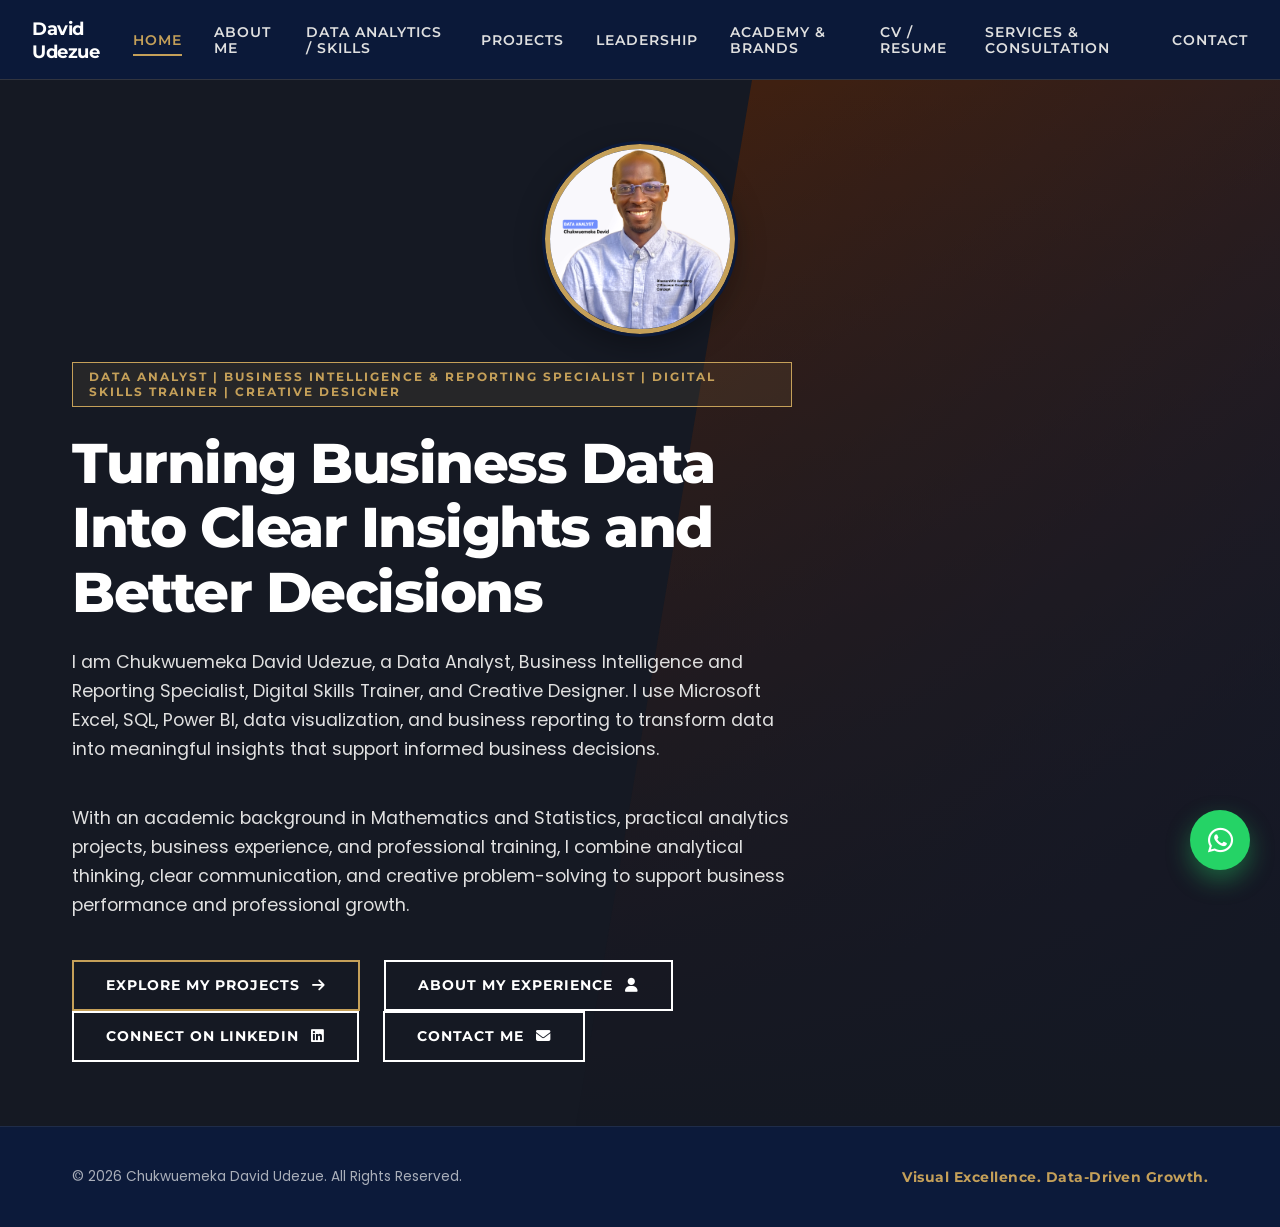
<file: index.html>
<!DOCTYPE html>

<html lang="en">
<head>
    <meta charset="UTF-8">
    <meta name="viewport" content="width=device-width, initial-scale=1.0">

<meta name="description" content="Chukwuemeka David Udezue is a Data Analyst, Business Intelligence and Reporting Specialist, Digital Skills Trainer, and Creative Designer specializing in Excel, SQL, Power BI, data visualization, business reporting, and professional skills development.">
<meta name="author" content="Chukwuemeka David Udezue">
<meta name="theme-color" content="#0C1A3A">

<meta property="og:title" content="Chukwuemeka David Udezue | Data Analyst &amp; Business Intelligence Specialist">
<meta property="og:description" content="Explore analytics projects, business intelligence dashboards, reporting, digital skills training, and creative work by Chukwuemeka David Udezue.">
<meta property="og:type" content="website">
<meta property="og:url" content="https://davidudezue-web.github.io/Blossom-portfolio/">

<title>Chukwuemeka David Udezue | Data Analyst, BI Specialist &amp; Creative Designer</title>

<link rel="canonical" href="https://davidudezue-web.github.io/Blossom-portfolio/">

<link rel="preconnect" href="https://fonts.googleapis.com">
<link rel="preconnect" href="https://fonts.gstatic.com" crossorigin>

<link href="https://fonts.googleapis.com/css2?family=Montserrat:wght@400;500;600;700;800&family=Poppins:wght@300;400;500;600&display=swap" rel="stylesheet">

<link rel="stylesheet" href="https://cdnjs.cloudflare.com/ajax/libs/font-awesome/6.4.0/css/all.min.css">
<link rel="stylesheet" href="style.css">

</head>

<body>

<header class="master-header">
    <div class="header-container">

    <a href="#home"
       class="logo-wrapper"
       onclick="switchView('home'); return false;"
       aria-label="Chukwuemeka David Udezue - Home">
        <span class="logo-text">David Udezue</span>
    </a>

    <button class="mobile-toggle"
            type="button"
            aria-label="Toggle navigation"
            aria-expanded="false"
            aria-controls="navMenu"
            onclick="toggleMobileMenu()">
        <i class="fas fa-bars"></i>
    </button>

    <!-- MAIN NAVIGATION: ONE LINK PER VIEW -->
    <nav class="nav-menu" id="navMenu" aria-label="Main navigation">

        <a href="#home"
           class="nav-link active"
           aria-current="page"
           onclick="switchView('home'); return false;">Home</a>

        <a href="#authority"
           class="nav-link"
           onclick="switchView('authority'); return false;">About Me</a>

        <a href="#services"
           class="nav-link"
           onclick="switchView('services'); return false;">Data Analytics / Skills</a>

        <a href="#portfolio"
           class="nav-link"
           onclick="switchView('portfolio'); return false;">Projects</a>

        <a href="#academy"
           class="nav-link"
           onclick="switchView('academy'); return false;">Leadership</a>

        <a href="#brands"
           class="nav-link"
           onclick="switchView('brands'); return false;">Academy &amp; Brands</a>

        <a href="#resume"
           class="nav-link"
           onclick="switchView('resume'); return false;">CV / Resume</a>

        <a href="#consultation"
           class="nav-link"
           onclick="switchView('consultation'); return false;">Services &amp; Consultation</a>

        <a href="#contact"
           class="nav-link"
           onclick="switchView('contact'); return false;">Contact</a>

    </nav>
</div>

</header>

<main class="main-content">

<!-- =====================================================
     HOME
===================================================== -->

<section id="home-view" class="view-section active-view">

<div class="hero-geometric-bg"></div>

<div class="container hero-container">

    <div class="hero-profile-photo">
        <img
            src="assets/images/david-udezue-profile.jpg.png"
            alt="Chukwuemeka David Udezue — Data Analyst and Business Intelligence Professional"
            loading="eager">
    </div>

    <div class="hero-content">

        <span class="hero-badge">
            Data Analyst | Business Intelligence &amp; Reporting Specialist | Digital Skills Trainer | Creative Designer
        </span>

        <h1 class="hero-headline">
            Turning Business Data Into Clear Insights and Better Decisions
        </h1>

        <p class="hero-subheadline">
            I am Chukwuemeka David Udezue, a Data Analyst,
            Business Intelligence and Reporting Specialist,
            Digital Skills Trainer, and Creative Designer.
            I use Microsoft Excel, SQL, Power BI, data
            visualization, and business reporting to transform
            data into meaningful insights that support informed
            business decisions.
        </p>

        <p class="hero-subheadline">
            With an academic background in Mathematics and
            Statistics, practical analytics projects, business
            experience, and professional training, I combine
            analytical thinking, clear communication, and
            creative problem-solving to support business
            performance and professional growth.
        </p>

        <div class="hero-cta-group">

            <button class="btn btn-primary"
                    type="button"
                    onclick="switchView('portfolio')">
                <span>Explore My Projects</span>
                <i class="fas fa-arrow-right"></i>
            </button>

            <button class="btn btn-secondary"
                    type="button"
                    onclick="switchView('authority')">
                <span>About My Experience</span>
                <i class="fas fa-user"></i>
            </button>

        </div>

        <div class="hero-cta-group">

            <a href="https://www.linkedin.com/in/udezue-david-732843246/"
               target="_blank"
               rel="noopener noreferrer"
               class="btn btn-secondary">
                <span>Connect on LinkedIn</span>
                <i class="fab fa-linkedin"></i>
            </a>

            <a href="mailto:davidudezue@gmail.com?subject=Professional%20Opportunity"
               class="btn btn-secondary">
                <span>Contact Me</span>
                <i class="fas fa-envelope"></i>
            </a>

        </div>

    </div>
</div>

</section>

<!-- =====================================================
     ABOUT ME
===================================================== -->

<section id="authority-view" class="view-section">

<div class="container">

    <div class="section-header-block">
        <span class="section-pretitle">Professional Profile</span>
        <h2 class="section-title">About Me</h2>
        <div class="accent-line"></div>
    </div>

    <div class="split-profile-layout">

        <div class="profile-image-wrapper">
            <div class="geometric-border-accent"></div>

            <img
                src="assets/images/david-udezue-profile.jpg.png"
                alt="Chukwuemeka David Udezue"
                class="profile-img">
        </div>

        <div class="profile-info-content">

            <h3 class="profile-name">Chukwuemeka David Udezue</h3>

            <p class="profile-role">
                Data Analyst | Business Intelligence &amp; Reporting Specialist |
                Digital Skills Trainer | Creative Designer
            </p>

            <blockquote class="story-hook-quote">
                <i class="fas fa-quote-left quote-icon"></i>
                I believe data becomes valuable when it helps
                people understand a problem, evaluate their
                performance, and decide what to do next.
            </blockquote>

            <p>
                My academic background is in Mathematics and
                Statistics. I apply structured thinking to
                business questions, data preparation,
                performance measurement, and communicating
                findings through reports and visualizations.
            </p>

            <p>
                My professional focus includes data analytics,
                business intelligence, reporting, dashboard
                development, data visualization, and business
                analysis. I am particularly interested in work
                where analytical evidence supports operational
                improvement, commercial performance, and
                informed decision-making.
            </p>

            <p>
                I also have interests and experience in digital
                skills training and creative communication.
                Through Blossom Graphviz Concept and
                BlossomViz Academy, I support initiatives
                spanning analytics, design, business support,
                and practical digital skills development.
            </p>

        </div>
    </div>

    <div class="hybrid-ecosystem-block">

        <h3 class="block-title">My Professional Focus</h3>

        <p class="block-description">
            I approach analytics by defining the business
            question, preparing and validating the data,
            examining the evidence, and communicating
            findings clearly. The objective is to make
            information useful to the people who need to act.
        </p>

        <div class="ecosystem-pillars">

            <div class="pillar-node">
                <div class="pillar-header">
                    <i class="fas fa-database"></i>
                    <h4>Data Preparation</h4>
                </div>
                <p>
                    Organizing datasets, identifying data
                    quality issues, cleaning records, and
                    preparing information for analysis.
                </p>
            </div>

            <div class="pillar-node">
                <div class="pillar-header">
                    <i class="fas fa-chart-column"></i>
                    <h4>Business Intelligence</h4>
                </div>
                <p>
                    Examining business performance through
                    measures, KPIs, comparisons, and
                    interactive reporting.
                </p>
            </div>

            <div class="pillar-node">
                <div class="pillar-header">
                    <i class="fas fa-chart-pie"></i>
                    <h4>Data Visualization</h4>
                </div>
                <p>
                    Presenting analytical information through
                    appropriate charts, dashboards, and
                    visual summaries.
                </p>
            </div>

            <div class="pillar-node">
                <div class="pillar-header">
                    <i class="fas fa-lightbulb"></i>
                    <h4>Business Insight</h4>
                </div>
                <p>
                    Connecting analytical findings to business
                    questions and identifying opportunities
                    for further investigation or action.
                </p>
            </div>

        </div>
    </div>

    <div class="philosophy-callout-wrapper">
        <div class="diagonal-slash-accent"></div>

        <div class="philosophy-content">
            <span class="philosophy-label">Academic Background</span>
            <h4 class="philosophy-text">Mathematics and Statistics</h4>

            <p class="philosophy-subtext">
                Higher National Diploma (HND) and National
                Diploma (ND), Mathematics and Statistics,
                Federal Polytechnic Oko, Anambra State, Nigeria.
            </p>

            <p class="philosophy-subtext">
                My quantitative background supports my
                approach to statistical reasoning, structured
                problem-solving, numerical analysis, and
                business performance measurement.
            </p>
        </div>
    </div>

    <div class="philosophy-callout-wrapper">
        <div class="diagonal-slash-accent"></div>

        <div class="philosophy-content">
            <span class="philosophy-label">Career Direction</span>
            <h4 class="philosophy-text">
                Data Analytics and Business Intelligence
            </h4>

            <p class="philosophy-subtext">
                I am interested in suitable remote and
                international opportunities in data analysis,
                business intelligence, reporting, dashboard
                development, and related analytical roles.
            </p>
        </div>
    </div>

</div>

</section>

<!-- =====================================================
     DATA ANALYTICS / SKILLS
===================================================== -->

<section id="services-view" class="view-section">

<div class="container">

    <div class="section-header-block">
        <span class="section-pretitle">Technical Skills</span>
        <h2 class="section-title">Data Analytics / Skills</h2>
        <div class="accent-line"></div>
    </div>

    <p class="block-description">
        My analytical workflow combines data preparation,
        structured analysis, business intelligence,
        visualization, and clear communication of findings.
    </p>

    <div class="services-master-grid">

        <div class="service-unit-card">
            <div class="unit-banner-accent"></div>
            <div class="unit-icon-header">
                <i class="fas fa-chart-line"></i>
                <h3>Data Analytics</h3>
            </div>
            <p class="unit-summary">
                Working with structured data to investigate
                business questions, assess performance, and
                communicate useful findings.
            </p>
            <ul class="unit-spec-list">
                <li><i class="fas fa-check-circle"></i> Data Cleaning and Preparation</li>
                <li><i class="fas fa-check-circle"></i> Exploratory Data Analysis</li>
                <li><i class="fas fa-check-circle"></i> Business Performance Analysis</li>
                <li><i class="fas fa-check-circle"></i> KPI Analysis and Reporting</li>
                <li><i class="fas fa-check-circle"></i> Data Interpretation</li>
            </ul>
        </div>

        <div class="service-unit-card">
            <div class="unit-banner-accent"></div>
            <div class="unit-icon-header">
                <i class="fas fa-laptop-code"></i>
                <h3>Analytics Tools</h3>
            </div>
            <p class="unit-summary">
                Tools for spreadsheet analysis, database
                querying, data transformation, and business
                intelligence reporting.
            </p>
            <ul class="unit-spec-list">
                <li><i class="fas fa-check-circle"></i> Microsoft Excel</li>
                <li><i class="fas fa-check-circle"></i> SQL</li>
                <li><i class="fas fa-check-circle"></i> Microsoft Power BI</li>
                <li><i class="fas fa-check-circle"></i> Power Query</li>
                <li><i class="fas fa-check-circle"></i> DAX and Data Modeling</li>
            </ul>
        </div>

        <div class="service-unit-card">
            <div class="unit-banner-accent"></div>
            <div class="unit-icon-header">
                <i class="fas fa-file-lines"></i>
                <h3>Reporting and Communication</h3>
            </div>
            <p class="unit-summary">
                Communicating results in a structured,
                understandable format that helps stakeholders
                assess performance and identify next steps.
            </p>
            <ul class="unit-spec-list">
                <li><i class="fas fa-check-circle"></i> Dashboard Design</li>
                <li><i class="fas fa-check-circle"></i> Data Visualization</li>
                <li><i class="fas fa-check-circle"></i> Business Reports</li>
                <li><i class="fas fa-check-circle"></i> Presentation Design</li>
                <li><i class="fas fa-check-circle"></i> Analytical Documentation</li>
            </ul>
        </div>

        <div class="service-unit-card">
            <div class="unit-banner-accent"></div>
            <div class="unit-icon-header">
                <i class="fas fa-briefcase"></i>
                <h3>Business, Training and Design</h3>
            </div>
            <p class="unit-summary">
                Combining business thinking, professional
                development, digital skills education, and
                visual communication.
            </p>
            <ul class="unit-spec-list">
                <li><i class="fas fa-check-circle"></i> Business Performance Thinking</li>
                <li><i class="fas fa-check-circle"></i> Digital Skills Training</li>
                <li><i class="fas fa-check-circle"></i> Creative Design</li>
                <li><i class="fas fa-check-circle"></i> Learning Material Development</li>
                <li><i class="fas fa-check-circle"></i> Business Communication</li>
            </ul>
        </div>

    </div>

    <div class="portfolio-architecture-intro">
        <p>
            Explore my projects to see examples of analytical
            workflows, dashboards, business reporting, and
            visual communication.
        </p>

        <button class="btn btn-primary"
                type="button"
                onclick="switchView('portfolio')">
            <span>Explore Projects</span>
            <i class="fas fa-arrow-right"></i>
        </button>
    </div>

</div>

</section>

<!-- =====================================================
     PROJECTS
===================================================== -->

<!-- =====================================================
     PROJECTS
===================================================== -->

<section id="portfolio-view" class="view-section">

    <div class="container">

        <div class="section-header-block">
            <span class="section-pretitle">Selected Work and Case Studies</span>
            <h2 class="section-title">Projects</h2>
            <div class="accent-line"></div>
        </div>

        <div class="portfolio-architecture-intro">

            <p>
                Explore selected analytical projects, business
                performance reporting, analytical workflows,
                and creative work. Each project demonstrates
                practical skills in data analysis, visualization,
                documentation, or professional communication.
            </p>

            <p>
                Project findings are based on the data and scope
                described in each case study. Sales values are
                not described as profit unless relevant cost data
                is available to support that conclusion.
            </p>

        </div>

        <!-- PROJECT CATEGORY FILTERS -->

        <div class="portfolio-category-controls"
             role="group"
             aria-label="Filter projects by category"
             style="display:flex;flex-wrap:wrap;gap:12px;margin:25px 0;">

            <button type="button"
                    class="btn btn-primary"
                    data-project-filter="all"
                    aria-pressed="true"
                    onclick="filterPortfolio('all')">
                All Projects
            </button>

            <button type="button"
                    class="btn btn-secondary"
                    data-project-filter="analytics"
                    aria-pressed="false"
                    onclick="filterPortfolio('analytics')">
                <i class="fas fa-chart-line"></i>
                Data Analytics
            </button>

            <button type="button"
                    class="btn btn-secondary"
                    data-project-filter="dashboards"
                    aria-pressed="false"
                    onclick="filterPortfolio('dashboards')">
                <i class="fas fa-chart-column"></i>
                Dashboards
            </button>

            <button type="button"
                    class="btn btn-secondary"
                    data-project-filter="creative"
                    aria-pressed="false"
                    onclick="filterPortfolio('creative')">
                <i class="fas fa-palette"></i>
                Creative Design
            </button>

            <button type="button"
                    class="btn btn-secondary"
                    data-project-filter="documents"
                    aria-pressed="false"
                    onclick="filterPortfolio('documents')">
                <i class="fas fa-file-lines"></i>
                Documents &amp; Reports
            </button>

        </div>

        <div class="portfolio-display-grid" id="portfolioProjectsGrid">

            <!-- PROJECT 1: SALES PERFORMANCE ANALYSIS -->

            <div class="portfolio-card portfolio-item-node"
                 data-category="analytics">

                <div class="card-geometric-corner"></div>

                <div class="card-folder-badge">
                    <i class="fas fa-chart-line"></i>
                    Data Analytics
                </div>

                <h4 class="project-node-title">
                    Sales Performance Analysis
                </h4>

                <p class="project-node-desc">
                    A Power BI case study examining recorded sales
                    value, transaction activity, average transaction
                    value, branch performance, product contribution,
                    and customer segments using a dataset covering
                    3–17 January 2025.
                </p>

                <p class="project-node-desc">
                    Includes data validation, KPI reporting,
                    interactive visualizations, findings,
                    recommendations, and documented limitations.
                </p>

                <a href="projects/sales-performance.html"
                   class="node-redirect-link">
                    <span>View Full Case Study</span>
                    <i class="fas fa-arrow-right"></i>
                </a>

                <a href="assets/documents/Sales_Performance_Analysis_Case_Study.md"
                   target="_blank"
                   rel="noopener noreferrer"
                   class="node-redirect-link">
                    <span>Read Case Study Documentation</span>
                    <i class="fas fa-file-lines"></i>
                </a>

            </div>


           <!-- PROJECT 2: EXCEL AND DATA PREPARATION -->

<div class="portfolio-card portfolio-item-node"
     data-category="analytics">

<div class="card-geometric-corner"></div>

<div class="card-folder-badge">
    <i class="fas fa-file-excel"></i>
    Data Analytics
</div>

<h4 class="project-node-title">
    Excel and Data Preparation
</h4>

<p class="project-node-desc">
    A data preparation case study covering source inspection,
    data quality checks, cleaning, validation, and preparation
    for business intelligence reporting.
</p>

<a href="projects/excel-data-preparation.html"
   class="node-redirect-link">
    <span>View Excel Data Preparation Case Study</span>
    <i class="fas fa-arrow-right"></i>
</a>

</div>


                <h4 class="project-node-title">
                    Excel and Data Preparation
                </h4>

                <p class="project-node-desc">
                    Practical work involving spreadsheet-based
                    analysis, data organization, preparation,
                    validation, formulas, and workbook-based
                    analytical tasks.
                </p>

                <p class="project-node-desc">
                    This area focuses on preparing reliable data
                    for analysis and reporting. Supporting
                    examples will be presented directly on this
                    website as portfolio assets become available.
                </p>

            </div>


            <!-- PROJECT 3: ANALYTICAL PROCESSES AND DOCUMENTATION -->

            <div class="portfolio-card portfolio-item-node"
                 data-category="analytics">

                <div class="card-geometric-corner"></div>

                <div class="card-folder-badge">
                    <i class="fas fa-database"></i>
                    Data Analytics
                </div>

                <h4 class="project-node-title">
                    Analytical Processes and Documentation
                </h4>

                <p class="project-node-desc">
                    A documented Power BI workflow showing how
                    source data is connected, inspected, loaded,
                    and prepared for analysis. The screenshots
                    demonstrate the initial data preparation
                    and cleaning stages.
                </p>

                <div style="
                    display:grid;
                    grid-template-columns:repeat(2,minmax(0,1fr));
                    gap:14px;
                    margin-top:20px;
                ">

                    <!-- STEP 1 -->

                    <figure style="margin:0;min-width:0;">

                        <a href="assets/images/process/Step1-PowerBI-GetData-Menu.png"
                           target="_blank"
                           rel="noopener noreferrer"
                           aria-label="Open Step 1 Power BI Get Data screenshot">

                            <img
                                src="assets/images/process/Step1-PowerBI-GetData-Menu.png"
                                alt="Step 1: Opening the Get Data menu in Power BI"
                                loading="lazy"
                                style="
                                    display:block;
                                    width:100%;
                                    height:160px;
                                    object-fit:contain;
                                    background:#f4f6fa;
                                    border-radius:8px;
                                ">
                        </a>

                        <figcaption style="font-size:12px;margin-top:8px;">
                            <strong>Step 1:</strong>
                            Opening Get Data
                        </figcaption>

                    </figure>


                    <!-- STEP 2 -->

                    <figure style="margin:0;min-width:0;">

                        <a href="assets/images/process/Step2-FileExplorer-SelectingDataset.png"
                           target="_blank"
                           rel="noopener noreferrer"
                           aria-label="Open Step 2 dataset selection screenshot">

                            <img
                                src="assets/images/process/Step2-FileExplorer-SelectingDataset.png"
                                alt="Step 2: Selecting the dataset in File Explorer"
                                loading="lazy"
                                style="
                                    display:block;
                                    width:100%;
                                    height:160px;
                                    object-fit:contain;
                                    background:#f4f6fa;
                                    border-radius:8px;
                                ">
                        </a>

                        <figcaption style="font-size:12px;margin-top:8px;">
                            <strong>Step 2:</strong>
                            Selecting the Dataset
                        </figcaption>

                    </figure>


                    <!-- STEP 3 -->

                    <figure style="margin:0;min-width:0;">

                        <a href="assets/images/process/Step3-PowerBI-ConnectingToExcel.png"
                           target="_blank"
                           rel="noopener noreferrer"
                           aria-label="Open Step 3 Power BI Excel connection screenshot">

                            <img
                                src="assets/images/process/Step3-PowerBI-ConnectingToExcel.png"
                                alt="Step 3: Connecting Power BI to an Excel workbook"
                                loading="lazy"
                                style="
                                    display:block;
                                    width:100%;
                                    height:160px;
                                    object-fit:contain;
                                    background:#f4f6fa;
                                    border-radius:8px;
                                ">
                        </a>

                        <figcaption style="font-size:12px;margin-top:8px;">
                            <strong>Step 3:</strong>
                            Connecting to Excel
                        </figcaption>

                    </figure>


                    <!-- STEP 4 -->

                    <figure style="margin:0;min-width:0;">

                        <a href="assets/images/process/Step4-Navigator-PreviewRawData.png"
                           target="_blank"
                           rel="noopener noreferrer"
                           aria-label="Open Step 4 raw data preview screenshot">

                            <img
                                src="assets/images/process/Step4-Navigator-PreviewRawData.png"
                                alt="Step 4: Previewing raw data in the Power BI Navigator"
                                loading="lazy"
                                style="
                                    display:block;
                                    width:100%;
                                    height:160px;
                                    object-fit:contain;
                                    background:#f4f6fa;
                                    border-radius:8px;
                                ">
                        </a>

                        <figcaption style="font-size:12px;margin-top:8px;">
                            <strong>Step 4:</strong>
                            Inspecting Raw Data
                        </figcaption>

                    </figure>


                    <!-- STEP 5 -->

                    <figure style="margin:0;min-width:0;">

                        <a href="assets/images/process/Step5-PowerQuery-TwoQueriesLoaded.png"
                           target="_blank"
                           rel="noopener noreferrer"
                           aria-label="Open Step 5 Power Query screenshot">

                            <img
                                src="assets/images/process/Step5-PowerQuery-TwoQueriesLoaded.png"
                                alt="Step 5: Viewing loaded queries in Power Query"
                                loading="lazy"
                                style="
                                    display:block;
                                    width:100%;
                                    height:160px;
                                    object-fit:contain;
                                    background:#f4f6fa;
                                    border-radius:8px;
                                ">
                        </a>

                        <figcaption style="font-size:12px;margin-top:8px;">
                            <strong>Step 5:</strong>
                            Loading Queries
                        </figcaption>

                    </figure>


                    <!-- STEP 6 -->

                    <figure style="margin:0;min-width:0;">

                        <a href="assets/images/process/Step6-PowerQuery-DataCleaning.png"
                           target="_blank"
                           rel="noopener noreferrer"
                           aria-label="Open Step 6 data cleaning screenshot">

                            <img
                                src="assets/images/process/Step6-PowerQuery-DataCleaning.png"
                                alt="Step 6: Cleaning and preparing data in Power Query"
                                loading="lazy"
                                style="
                                    display:block;
                                    width:100%;
                                    height:160px;
                                    object-fit:contain;
                                    background:#f4f6fa;
                                    border-radius:8px;
                                ">
                        </a>

                        <figcaption style="font-size:12px;margin-top:8px;">
                            <strong>Step 6:</strong>
                            Data Cleaning
                        </figcaption>

                    </figure>

                </div>

                <p class="project-node-desc" style="margin-top:18px;">
                    <i class="fas fa-search-plus"></i>
                    Select any screenshot to open the full-size image.
                </p>

                <a href="projects/analytical-process-documentation.html"
                   class="node-redirect-link">
                    <span>View Analytical Process Documentation</span>
                    <i class="fas fa-arrow-right"></i>
                </a>

            </div>


            <!-- PROJECT 4: DASHBOARDS AND PERFORMANCE REPORTING -->

            <div class="portfolio-card portfolio-item-node"
                 data-category="dashboards">

                <div class="card-geometric-corner"></div>

                <div class="card-folder-badge">
                    <i class="fas fa-chart-column"></i>
                    Dashboards
                </div>

                <h4 class="project-node-title">
                    Dashboards and Performance Reporting
                </h4>

                <p class="project-node-desc">
                    Dashboard and reporting work demonstrating
                    how business data can be organized and
                    presented for performance monitoring,
                    comparison, and decision support.
                </p>

                <a href="projects/sales-performance.html"
                   class="node-redirect-link">
                    <span>View Sales Performance Dashboard</span>
                    <i class="fas fa-arrow-right"></i>
                </a>

            </div>


            <!-- PROJECT 5: ANALYTICAL REPORTS AND PRESENTATIONS -->

            <div class="portfolio-card portfolio-item-node"
                 data-category="documents">

                <div class="card-geometric-corner"></div>

                <div class="card-folder-badge">
                    <i class="fas fa-file-lines"></i>
                    Documents &amp; Reports
                </div>

                <h4 class="project-node-title">
                    Analytical Reports and Presentations
                </h4>

                <p class="project-node-desc">
                    Reporting and presentation work designed
                    to communicate analytical findings,
                    performance information, methods,
                    and recommendations clearly.
                </p>

                <a href="assets/documents/Sales_Performance_Analysis_Case_Study.md"
                   target="_blank"
                   rel="noopener noreferrer"
                   class="node-redirect-link">
                    <span>Read Analytical Case Study</span>
                    <i class="fas fa-file-lines"></i>
                </a>

            </div>


            <!-- PROJECT 6: CAMPAIGN AND EVENT DESIGN -->

            <div class="portfolio-card portfolio-item-node"
                 data-category="creative">

                <div class="card-geometric-corner"></div>

                <div class="card-folder-badge">
                    <i class="fas fa-palette"></i>
                    Creative Design
                </div>

                <h4 class="project-node-title">
                    Campaign and Event Design
                </h4>

                <p class="project-node-desc">
                    Selected campaign and event design work
                    demonstrating visual communication,
                    promotional design, and creative
                    presentation of information.
                </p>

                <p class="project-node-desc">
                    Project images will be displayed directly
                    in this portfolio as the relevant design
                    assets are added to the website.
                </p>

            </div>


            <!-- PROJECT 7: BRAND IDENTITY AND CORPORATE DESIGN -->

            <div class="portfolio-card portfolio-item-node"
                 data-category="creative">

                <div class="card-geometric-corner"></div>

                <div class="card-folder-badge">
                    <i class="fas fa-swatchbook"></i>
                    Creative Design
                </div>

                <h4 class="project-node-title">
                    Brand Identity and Corporate Design
                </h4>

                <p class="project-node-desc">
                    Brand identity and corporate design work
                    covering visual identity, branding
                    applications, and professional
                    communication materials.
                </p>

                <p class="project-node-desc">
                    Supporting design assets will be presented
                    directly on this website as they are added.
                </p>

            </div>


            <!-- PROJECT 8: EDUCATIONAL AND TRAINING MATERIALS -->

            <div class="portfolio-card portfolio-item-node"
                 data-category="creative">

                <div class="card-geometric-corner"></div>

                <div class="card-folder-badge">
                    <i class="fas fa-graduation-cap"></i>
                    Education &amp; Training
                </div>

                <h4 class="project-node-title">
                    Educational and Training Materials
                </h4>

                <p class="project-node-desc">
                    Educational content, learning resources,
                    training presentations, and visual
                    materials designed to explain technical
                    and professional concepts.
                </p>

                <p class="project-node-desc">
                    Selected materials will be showcased
                    directly on this website.
                </p>

            </div>


            <!-- PROJECT 9: PRODUCT AND PACKAGING DESIGN -->

            <div class="portfolio-card portfolio-item-node"
                 data-category="creative">

                <div class="card-geometric-corner"></div>

                <div class="card-folder-badge">
                    <i class="fas fa-box-open"></i>
                    Creative Design
                </div>

                <h4 class="project-node-title">
                    Product and Packaging Design
                </h4>

                <p class="project-node-desc">
                    Product presentation and packaging design
                    work focused on visual hierarchy,
                    presentation, and brand communication.
                </p>

                <p class="project-node-desc">
                    Selected product and packaging images
                    will be displayed directly in this portfolio.
                </p>

            </div>


            <!-- PROJECT 10: SOCIAL MEDIA AND DIGITAL CONTENT -->

            <div class="portfolio-card portfolio-item-node"
                 data-category="creative">

                <div class="card-geometric-corner"></div>

                <div class="card-folder-badge">
                    <i class="fas fa-photo-film"></i>
                    Creative Design
                </div>

                <h4 class="project-node-title">
                    Social Media and Digital Content
                </h4>

                <p class="project-node-desc">
                    Digital content and social media design
                    work created to communicate messages,
                    support campaigns, and maintain
                    consistent visual presentation.
                </p>

                <p class="project-node-desc">
                    Selected graphics and digital content
                    will be showcased directly on this website.
                </p>

            </div>

        </div>


        <!-- ANALYTICS APPROACH -->

        <div class="philosophy-callout-wrapper">

            <div class="diagonal-slash-accent"></div>

            <div class="philosophy-content">

                <span class="philosophy-label">
                    My Analytics Approach
                </span>

                <h4 class="philosophy-text">
                    Evidence-Based Analytics Case Studies
                </h4>

                <p class="philosophy-subtext">
                    My case studies document the business
                    question, dataset, preparation and validation
                    steps, analytical methods, tools, findings,
                    recommendations, and limitations.
                </p>

                <p class="philosophy-subtext">
                    I distinguish recorded results from
                    assumptions and recommendations. Where
                    a dataset does not contain cost information,
                    I do not claim that sales value represents profit.
                </p>

            </div>

        </div>

    </div>

</section>


<!-- =====================================================
     LEADERSHIP
===================================================== -->

<section id="academy-view" class="view-section">

<div class="container">

    <div class="section-header-block">
        <span class="section-pretitle">Leadership and Professional Experience</span>
        <h2 class="section-title">Business, Training and Leadership</h2>
        <div class="accent-line"></div>
    </div>

    <div class="academy-premium-grid">

        <div class="academy-info-pane">

            <span class="academy-badge">Founder and Business Leadership</span>
            <h3>Blossom Graphviz Concept (BGC)</h3>

            <p>
                Blossom Graphviz Concept is my business
                initiative spanning creative design, data
                analytics, business support, and digital
                skills development.
            </p>

            <p>
                Through BGC, our work brings together
                analytical thinking, visual communication,
                and practical business problem-solving.
                BGC operates as a separate business initiative
                alongside my personal analytics career.
            </p>

            <div class="curriculum-highlights">

                <div class="highlight-item">
                    <div class="h-icon"><i class="fas fa-chart-column"></i></div>
                    <div class="h-text">
                        <strong>Analytics:</strong>
                        Data analysis, business reporting, and performance visualization.
                    </div>
                </div>

                <div class="highlight-item">
                    <div class="h-icon"><i class="fas fa-palette"></i></div>
                    <div class="h-text">
                        <strong>Creative Services:</strong>
                        Visual communication, branding, and design-related work.
                    </div>
                </div>

                <div class="highlight-item">
                    <div class="h-icon"><i class="fas fa-people-group"></i></div>
                    <div class="h-text">
                        <strong>Business Development:</strong>
                        Practical digital skills, communication, and professional growth.
                    </div>
                </div>

            </div>

            <a href="https://www.facebook.com/BlossomGraphvizConcept"
               target="_blank"
               rel="noopener noreferrer"
               class="btn btn-primary academy-cta">
                <span>Explore BGC</span>
                <i class="fas fa-arrow-up-right-from-square"></i>
            </a>

        </div>

        <div class="academy-graphics-pane">
            <div class="geometric-shape-box">
                <div class="inner-geometric-mesh"></div>
                <span class="mesh-center-text">Blossom Graphviz Concept</span>
            </div>
        </div>

    </div>

    <div class="academy-premium-grid">

        <div class="academy-info-pane">

            <span class="academy-badge">Education and Skills Development</span>
            <h3>BlossomViz Academy</h3>

            <p>
                BlossomViz Academy is an educational initiative
                powered by Blossom Graphviz Concept. It focuses
                on practical learning in data analytics and
                related digital skills.
            </p>

            <p>
                Our educational work includes developing
                teaching materials, explaining analytical
                concepts, supporting learners, and connecting
                technical knowledge with practical exercises
                and business examples.
            </p>

            <div class="curriculum-highlights">

                <div class="highlight-item">
                    <div class="h-icon"><i class="fas fa-file-excel"></i></div>
                    <div class="h-text">
                        <strong>Data Analytics:</strong>
                        Learning resources and practical exercises for analytical skills.
                    </div>
                </div>

                <div class="highlight-item">
                    <div class="h-icon"><i class="fas fa-database"></i></div>
                    <div class="h-text">
                        <strong>Technical Learning:</strong>
                        Training in Excel, SQL, Power BI, and data visualization.
                    </div>
                </div>

                <div class="highlight-item">
                    <div class="h-icon"><i class="fas fa-chalkboard-teacher"></i></div>
                    <div class="h-text">
                        <strong>Teaching:</strong>
                        Structured explanations, demonstrations, and learning activities.
                    </div>
                </div>

            </div>

            <a href="https://www.facebook.com/BlossomGraphvizConcept"
               target="_blank"
               rel="noopener noreferrer"
               class="btn btn-primary academy-cta">
                <span>Explore Academy Information</span>
                <i class="fas fa-arrow-up-right-from-square"></i>
            </a>

        </div>

        <div class="academy-graphics-pane">
            <div class="geometric-shape-box">
                <div class="inner-geometric-mesh"></div>
                <span class="mesh-center-text">BlossomViz Academy</span>
            </div>
        </div>

    </div>

    <div class="testimonials-container-block">

        <h3 class="testimonials-header">How I Approach My Work</h3>

        <div class="testimonials-slider-grid">

            <div class="testimonial-card">
                <i class="fas fa-quote-right card-quote-bg"></i>

                <p class="testimonial-body">
                    I start by understanding the question a
                    business needs to answer. I then consider
                    the available data, its quality, the
                    appropriate analytical method, and how
                    the findings should be communicated.
                </p>

                <div class="testimonial-author">
                    <div class="author-avatar">
                        <i class="fas fa-magnifying-glass-chart"></i>
                    </div>
                    <div class="author-details">
                        <h5>Analytical Thinking</h5>
                        <span>Questions, evidence, and findings</span>
                    </div>
                </div>
            </div>

            <div class="testimonial-card">
                <i class="fas fa-quote-right card-quote-bg"></i>

                <p class="testimonial-body">
                    Through business leadership and training,
                    I focus on making technical information
                    understandable, organizing work, and
                    communicating ideas to different audiences.
                </p>

                <div class="testimonial-author">
                    <div class="author-avatar">
                        <i class="fas fa-users"></i>
                    </div>
                    <div class="author-details">
                        <h5>Communication and Leadership</h5>
                        <span>Business and educational initiatives</span>
                    </div>
                </div>
            </div>

        </div>
    </div>

    <div class="portfolio-architecture-intro">
        <h3>Explore Our Academy and Brands</h3>

        <p>
            Discover the educational activities of BlossomViz
            Academy and the services and initiatives delivered
            through Blossom Graphviz Concept.
        </p>

        <button class="btn btn-primary"
                type="button"
                onclick="switchView('brands')">
            <span>Explore BlossomViz Academy &amp; Brands</span>
            <i class="fas fa-arrow-right"></i>
        </button>
    </div>

</div>

</section>

<!-- =====================================================
     BLOSSOMVIZ ACADEMY AND BRANDS
===================================================== -->

<section id="brands-view" class="view-section">

<div class="container">

    <div class="section-header-block">
        <span class="section-pretitle">Our Educational and Business Initiatives</span>
        <h2 class="section-title">BlossomViz Academy &amp; Brands</h2>
        <div class="accent-line"></div>
    </div>

    <div class="academy-premium-grid">

        <div class="academy-info-pane">

            <span class="academy-badge">Parent Business</span>
            <h3>Blossom Graphviz Concept (BGC)</h3>

            <p>
                Blossom Graphviz Concept brings together
                creative design, data analytics, business
                support, and practical digital skills
                development.
            </p>

            <p>
                Our focus is on combining visual excellence
                with data-driven thinking to help individuals
                and businesses communicate clearly, understand
                information, and pursue growth.
            </p>

            <div class="curriculum-highlights">

                <div class="highlight-item">
                    <div class="h-icon"><i class="fas fa-chart-line"></i></div>
                    <div class="h-text">
                        <strong>Data and Business Intelligence:</strong>
                        Analytics, dashboards, reporting, and business insight.
                    </div>
                </div>

                <div class="highlight-item">
                    <div class="h-icon"><i class="fas fa-palette"></i></div>
                    <div class="h-text">
                        <strong>Creative Design:</strong>
                        Branding, graphic design, and visual communication.
                    </div>
                </div>

                <div class="highlight-item">
                    <div class="h-icon"><i class="fas fa-graduation-cap"></i></div>
                    <div class="h-text">
                        <strong>Skills Development:</strong>
                        Practical digital education and professional development.
                    </div>
                </div>

            </div>

            <a href="https://www.facebook.com/BlossomGraphvizConcept"
               target="_blank"
               rel="noopener noreferrer"
               class="btn btn-primary academy-cta">
                <span>Visit BGC on Facebook</span>
                <i class="fas fa-arrow-up-right-from-square"></i>
            </a>

        </div>

        <div class="academy-graphics-pane">
            <div class="geometric-shape-box">
                <div class="inner-geometric-mesh"></div>
                <span class="mesh-center-text">Blossom Graphviz Concept</span>
            </div>
        </div>

    </div>

    <div class="academy-premium-grid">

        <div class="academy-info-pane">

            <span class="academy-badge">Learning and Development</span>
            <h3>BlossomViz Academy</h3>

            <p>
                BlossomViz Academy, powered by Blossom Graphviz
                Concept, focuses on practical learning in data
                analytics, digital skills, technology, creative
                communication, and career development.
            </p>

            <p>
                Our learning approach emphasizes structured
                teaching, practical exercises, real-world
                examples, and the application of knowledge
                to business and professional situations.
            </p>

            <div class="curriculum-highlights">

                <div class="highlight-item">
                    <div class="h-icon"><i class="fas fa-file-excel"></i></div>
                    <div class="h-text">
                        <strong>Excel and Data Analytics:</strong>
                        Practical learning in data preparation, analysis, and reporting.
                    </div>
                </div>

                <div class="highlight-item">
                    <div class="h-icon"><i class="fas fa-chart-column"></i></div>
                    <div class="h-text">
                        <strong>Business Intelligence:</strong>
                        Learning resources for Power BI, visualization, and business insight.
                    </div>
                </div>

                <div class="highlight-item">
                    <div class="h-icon"><i class="fas fa-chalkboard-teacher"></i></div>
                    <div class="h-text">
                        <strong>Professional Development:</strong>
                        Guided exercises, training materials, and practical skill development.
                    </div>
                </div>

            </div>

            <a href="https://www.facebook.com/BlossomGraphvizConcept"
               target="_blank"
               rel="noopener noreferrer"
               class="btn btn-primary academy-cta">
                <span>Explore Academy Information</span>
                <i class="fas fa-arrow-up-right-from-square"></i>
            </a>

        </div>

        <div class="academy-graphics-pane">
            <div class="geometric-shape-box">
                <div class="inner-geometric-mesh"></div>
                <span class="mesh-center-text">BlossomViz Academy</span>
            </div>
        </div>

    </div>

    <div class="philosophy-callout-wrapper">
        <div class="diagonal-slash-accent"></div>

        <div class="philosophy-content">
            <span class="philosophy-label">Our Brand Promise</span>

            <h4 class="philosophy-text">
                Visual Excellence. Data-Driven Growth.
            </h4>

            <p class="philosophy-subtext">
                We aim to combine clear visual communication,
                analytical thinking, practical learning, and
                business-focused execution.
            </p>

            <p class="philosophy-subtext">
                We design. We analyse. We empower.
            </p>
        </div>
    </div>

    <button class="btn btn-secondary"
            type="button"
            onclick="switchView('academy')">
        <i class="fas fa-arrow-left"></i>
        <span>Return to Leadership</span>
    </button>

</div>

</section>

<!-- =====================================================
     CV / RESUME
===================================================== -->

<!-- =====================================================
     CV / RESUME
===================================================== -->

<section id="resume-view" class="view-section">

    <div class="container">

        <div class="section-header-block">
            <span class="section-pretitle">Professional Documents</span>
            <h2 class="section-title">CV / Resume</h2>
            <div class="accent-line"></div>
        </div>

        <div class="philosophy-callout-wrapper">
            <div class="diagonal-slash-accent"></div>

            <div class="philosophy-content">

                <span class="philosophy-label">
                    Professional Profile
                </span>

                <h3 class="philosophy-text">
                    Chukwuemeka David Udezue
                </h3>

                <p class="philosophy-subtext">
                    Data Analyst | Business Intelligence and Reporting
                    Specialist | Power BI Developer | Digital Skills Trainer
                </p>

                <p class="philosophy-subtext">
                    View my professional CV online or download a PDF copy.
                    Both options are hosted on this portfolio and do not
                    require a Claude, AI, or other account.
                </p>

                <p class="philosophy-subtext">
                    The CV highlights my technical skills, professional
                    experience, education, and selected analytics project.
                </p>

                <div class="hero-cta-group">

                    <a
                        href="./Chukwuemeka%20David%20Udezue%20%E2%80%94%20Data%20Analyst%20CV.html"
                        target="_blank"
                        rel="noopener noreferrer"
                        class="btn btn-primary">

                        <span>View My CV Online</span>
                        <i class="fas fa-arrow-up-right-from-square"></i>

                    </a>

                    <a
                        href="./Chukwuemeka_David_Udezue_CV.pdf"
                        class="btn btn-secondary"
                        download="Chukwuemeka-David-Udezue-CV.pdf">

                        <span>Download CV (PDF)</span>
                        <i class="fas fa-download"></i>

                    </a>

                    <button
                        class="btn btn-secondary"
                        type="button"
                        onclick="switchView('portfolio')">

                        <span>Explore My Projects</span>
                        <i class="fas fa-chart-column"></i>

                    </button>

                </div>

            </div>
        </div>

        <div class="portfolio-architecture-intro">

            <h3>Professional Skills Demonstrated</h3>

            <p>
                My professional focus combines analytical thinking,
                technical tools, business understanding, and clear
                communication to support informed decisions.
            </p>

            <div class="services-master-grid">

                <div class="service-unit-card">
                    <div class="unit-banner-accent"></div>

                    <div class="unit-icon-header">
                        <i class="fas fa-chart-line"></i>
                        <h3>Data Analytics</h3>
                    </div>

                    <p class="unit-summary">
                        Data preparation, analysis, validation,
                        KPI calculations, and performance reporting.
                    </p>
                </div>

                <div class="service-unit-card">
                    <div class="unit-banner-accent"></div>

                    <div class="unit-icon-header">
                        <i class="fas fa-chart-column"></i>
                        <h3>Business Intelligence</h3>
                    </div>

                    <p class="unit-summary">
                        Power BI dashboards, data visualization,
                        DAX measures, and business reporting.
                    </p>
                </div>

                <div class="service-unit-card">
                    <div class="unit-banner-accent"></div>

                    <div class="unit-icon-header">
                        <i class="fas fa-database"></i>
                        <h3>Data Management</h3>
                    </div>

                    <p class="unit-summary">
                        Data quality checks, structured data analysis,
                        reconciliation, and reporting accuracy.
                    </p>
                </div>

            </div>

        </div>

        <div class="portfolio-architecture-intro">

            <h3>Explore My Professional Work</h3>

            <p>
                Review my analytics projects, Power BI dashboards,
                creative work, documents, and reports to see how
                I apply my skills to practical problems.
            </p>

            <button
                class="btn btn-primary"
                type="button"
                onclick="switchView('portfolio')">

                <span>View Portfolio Projects</span>
                <i class="fas fa-arrow-right"></i>

            </button>

            <button
                class="btn btn-secondary"
                type="button"
                onclick="switchView('contact')">

                <span>Contact Me</span>
                <i class="fas fa-envelope"></i>

            </button>

        </div>

    </div>

</section>

<!-- =====================================================
     SERVICES AND CONSULTATION
===================================================== -->

<section id="consultation-view" class="view-section">

<div class="container">

    <div class="section-header-block">
        <span class="section-pretitle">Professional Services</span>
        <h2 class="section-title">Services &amp; Consultation</h2>
        <div class="accent-line"></div>
    </div>

    <div class="services-master-grid">

        <div class="service-unit-card">
            <div class="unit-banner-accent"></div>

            <div class="unit-icon-header">
                <i class="fas fa-chart-line"></i>
                <h3>Data Analytics</h3>
            </div>

            <p class="unit-summary">
                Analytical support for organizing data,
                answering business questions, and understanding
                performance.
            </p>

            <ul class="unit-spec-list">
                <li><i class="fas fa-check-circle"></i> Data Cleaning and Preparation</li>
                <li><i class="fas fa-check-circle"></i> Exploratory Analysis</li>
                <li><i class="fas fa-check-circle"></i> Business Performance Analysis</li>
                <li><i class="fas fa-check-circle"></i> KPI Interpretation</li>
            </ul>
        </div>

        <div class="service-unit-card">
            <div class="unit-banner-accent"></div>

            <div class="unit-icon-header">
                <i class="fas fa-chart-column"></i>
                <h3>Dashboards and Reporting</h3>
            </div>

            <p class="unit-summary">
                Business reporting and visual summaries designed
                to help stakeholders monitor results and assess
                performance.
            </p>

            <ul class="unit-spec-list">
                <li><i class="fas fa-check-circle"></i> Power BI Reporting</li>
                <li><i class="fas fa-check-circle"></i> Excel Reporting</li>
                <li><i class="fas fa-check-circle"></i> KPI Dashboards</li>
                <li><i class="fas fa-check-circle"></i> Data Visualization</li>
            </ul>
        </div>

        <div class="service-unit-card">
            <div class="unit-banner-accent"></div>

            <div class="unit-icon-header">
                <i class="fas fa-palette"></i>
                <h3>Creative Design</h3>
            </div>

            <p class="unit-summary">
                Visual communication and design support for
                businesses, educational initiatives, and
                professional content.
            </p>

            <ul class="unit-spec-list">
                <li><i class="fas fa-check-circle"></i> Brand Identity</li>
                <li><i class="fas fa-check-circle"></i> Graphic Design</li>
                <li><i class="fas fa-check-circle"></i> Digital Content</li>
                <li><i class="fas fa-check-circle"></i> Presentation Design</li>
            </ul>
        </div>

        <div class="service-unit-card">
            <div class="unit-banner-accent"></div>

            <div class="unit-icon-header">
                <i class="fas fa-graduation-cap"></i>
                <h3>Training and Skills Development</h3>
            </div>

            <p class="unit-summary">
                Practical learning and educational support
                focused on digital skills and analytical thinking.
            </p>

            <ul class="unit-spec-list">
                <li><i class="fas fa-check-circle"></i> Microsoft Excel</li>
                <li><i class="fas fa-check-circle"></i> Data Analytics Fundamentals</li>
                <li><i class="fas fa-check-circle"></i> SQL and Power BI Learning</li>
                <li><i class="fas fa-check-circle"></i> Learning Materials</li>
            </ul>
        </div>

    </div>

    <div class="philosophy-callout-wrapper">
        <div class="diagonal-slash-accent"></div>

        <div class="philosophy-content">

            <span class="philosophy-label">Start a Conversation</span>

            <h3 class="philosophy-text">
                Discuss Your Project or Training Needs
            </h3>

            <p class="philosophy-subtext">
                Share your business question, reporting
                requirements, design needs, or training goals.
                We can review the scope and discuss the
                appropriate next steps.
            </p>

            <button class="btn btn-primary"
                    type="button"
                    onclick="switchView('contact')">
                <span>Make an Enquiry</span>
                <i class="fas fa-paper-plane"></i>
            </button>

        </div>
    </div>

</div>

</section>

<!-- =====================================================
     CONTACT
===================================================== -->

<section id="contact-view" class="view-section">

<div class="container">

    <div class="section-header-block">
        <span class="section-pretitle">Professional Networking</span>
        <h2 class="section-title">Contact Me</h2>
        <div class="accent-line"></div>
    </div>

    <div class="contact-master-split">

        <div class="contact-details-panel">

            <h3>Let's Connect</h3>

            <p>
                I welcome relevant conversations about
                data analytics, business intelligence,
                reporting, dashboard development,
                professional collaboration, training,
                and suitable career opportunities.
            </p>

            <div class="communication-channels">

                <a href="mailto:davidudezue@gmail.com"
                   class="channel-card">
                    <div class="channel-icon">
                        <i class="fas fa-envelope"></i>
                    </div>
                    <div class="channel-text">
                        <span>Professional Email</span>
                        <strong>davidudezue@gmail.com</strong>
                    </div>
                </a>

                <a href="https://www.linkedin.com/in/udezue-david-732843246/"
                   target="_blank"
                   rel="noopener noreferrer"
                   class="channel-card">
                    <div class="channel-icon">
                        <i class="fab fa-linkedin"></i>
                    </div>
                    <div class="channel-text">
                        <span>LinkedIn Profile</span>
                        <strong>Connect with David Udezue</strong>
                    </div>
                </a>

                <a href="mailto:blossomgraphvizconcept@gmail.com"
                   class="channel-card">
                    <div class="channel-icon">
                        <i class="fas fa-building"></i>
                    </div>
                    <div class="channel-text">
                        <span>BGC Business Enquiries</span>
                        <strong>blossomgraphvizconcept@gmail.com</strong>
                    </div>
                </a>

            </div>

            <div class="social-architecture-block">

                <h4>Find Me Online</h4>

                <div class="social-icon-row">

                    <a href="https://www.linkedin.com/in/udezue-david-732843246/"
                       target="_blank"
                       rel="noopener noreferrer"
                       class="social-node-link"
                       aria-label="LinkedIn Profile">
                        <i class="fab fa-linkedin-in"></i>
                    </a>

                    <a href="https://www.facebook.com/share/18sk3JVreZ/"
                       target="_blank"
                       rel="noopener noreferrer"
                       class="social-node-link"
                       aria-label="Facebook Profile">
                        <i class="fab fa-facebook-f"></i>
                    </a>

                    <a href="https://instagram.com/Davidudezue"
                       target="_blank"
                       rel="noopener noreferrer"
                       class="social-node-link"
                       aria-label="Instagram Profile">
                        <i class="fab fa-instagram"></i>
                    </a>

                </div>
            </div>

        </div>

        <div class="contact-form-panel">

            <h3>Send a Professional Enquiry</h3>

            <p>
                Complete the form below to send your enquiry directly
                to my email. I will review your message and respond.
            </p>

            <form id="portfolioInquiryForm"
                  onsubmit="handleFormSubmit(event)">

                <div class="form-group-row">

                    <div class="form-field">
                        <label for="clientName">Your Name</label>

                        <input
                            type="text"
                            id="clientName"
                            name="name"
                            autocomplete="name"
                            required
                            placeholder="Enter your name">
                    </div>

                    <div class="form-field">
                        <label for="clientEmail">Your Email</label>

                        <input
                            type="email"
                            id="clientEmail"
                            name="email"
                            autocomplete="email"
                            required
                            placeholder="you@example.com">
                    </div>

                </div>

                <div class="form-field">
                    <label for="inquiryType">Reason for Contact</label>

                    <select id="inquiryType"
                            name="inquiry"
                            required>

                        <option value="" disabled selected>
                            Select an enquiry type
                        </option>

                        <option value="Remote job opportunity">
                            Remote Job Opportunity
                        </option>

                        <option value="Data analytics project">
                            Data Analytics Project
                        </option>

                        <option value="Business intelligence and reporting">
                            Business Intelligence and Reporting
                        </option>

                        <option value="Creative design project">
                            Creative Design Project
                        </option>

                        <option value="Consultation">
                            Consultation
                        </option>

                        <option value="Professional collaboration">
                            Professional Collaboration
                        </option>

                        <option value="Training and education">
                            Training and Education
                        </option>

                        <option value="BGC business enquiry">
                            BGC Business Enquiry
                        </option>

                        <option value="Other professional enquiry">
                            Other
                        </option>

                    </select>
                </div>

                <div class="form-field">
                    <label for="clientMessage">Your Message</label>

                    <textarea
                        id="clientMessage"
                        name="message"
                        rows="5"
                        required
                        placeholder="Write your message here..."></textarea>
                </div>

                <button type="submit"
                        class="btn btn-primary submit-form-btn">
                    <span>Send Enquiry</span>
                    <i class="fas fa-paper-plane"></i>
                </button>

            </form>

            <div id="formSuccessFeedback"
                 class="form-success-feedback hidden-element"
                 role="status"
                 aria-live="polite">

                Your enquiry status will appear here after you submit the form.

            </div>

        </div>

    </div>
</div>

</section>

</main>

<!-- =====================================================
     FOOTER
===================================================== -->

<footer class="footer-meta">

<div class="container footer-meta-container">

    <p>
        &copy; <span id="currentYear">2026</span>
        Chukwuemeka David Udezue. All Rights Reserved.
    </p>

    <p class="tagline-signature">
        Visual Excellence. Data-Driven Growth.
    </p>

</div>

</footer>

<!-- =====================================================
     WHATSAPP CONTACT
===================================================== -->

<a href="https://wa.me/2348133742166"
target="_blank"
rel="noopener noreferrer"
class="persistent-whatsapp-node"
aria-label="Contact Chukwuemeka David Udezue on WhatsApp">

<div class="whatsapp-badge-label">
    <span class="label-status-dot"></span>
    <span class="label-text-string">Contact Me on WhatsApp</span>
</div>

<div class="whatsapp-icon-circle">
    <i class="fab fa-whatsapp"></i>
</div>

</a>

<!-- =====================================================
     INTERACTIVE FUNCTIONS
===================================================== -->

<script>
    /*
     * Main section navigation.
     * Each view name maps to an HTML section ID
     * ending in "-view".
     */

    function switchView(viewName) {

        const allowedViews = [
            'home',
            'authority',
            'services',
            'portfolio',
            'academy',
            'brands',
            'resume',
            'consultation',
            'contact'
        ];

        if (!allowedViews.includes(viewName)) {
            return;
        }

        const targetView = document.getElementById(viewName + '-view');

        if (!targetView) {
            console.warn('Portfolio view not found:', viewName);
            return;
        }

        document.querySelectorAll('.view-section').forEach(view => {
            view.classList.remove('active-view');
        });

        targetView.classList.add('active-view');

        document.querySelectorAll('.nav-link').forEach(link => {
            const isActive = link.getAttribute('href') === '#' + viewName;

            link.classList.toggle('active', isActive);

            if (isActive) {
                link.setAttribute('aria-current', 'page');
            } else {
                link.removeAttribute('aria-current');
            }
        });

        window.scrollTo({
            top: 0,
            behavior: 'smooth'
        });

        closeMobileMenu();

        if (window.location.hash !== '#' + viewName) {
            history.replaceState(null, '', '#' + viewName);
        }
    }


    /*
     * Mobile navigation controls.
     */

    function toggleMobileMenu() {

        const navMenu = document.getElementById('navMenu');
        const mobileToggle = document.querySelector('.mobile-toggle');

        if (!navMenu) {
            return;
        }

        const isOpen = navMenu.classList.toggle('mobile-active');

        if (mobileToggle) {
            mobileToggle.setAttribute('aria-expanded', String(isOpen));
        }
    }


    function closeMobileMenu() {

        const navMenu = document.getElementById('navMenu');
        const mobileToggle = document.querySelector('.mobile-toggle');

        if (navMenu) {
            navMenu.classList.remove('mobile-active');
        }

        if (mobileToggle) {
            mobileToggle.setAttribute('aria-expanded', 'false');
        }
    }


    /*
     * Project category filtering.
     */

    function filterPortfolio(category) {

        const validCategories = [
            'all',
            'analytics',
            'dashboards',
            'creative',
            'documents'
        ];

        if (!validCategories.includes(category)) {
            return;
        }

        const projectCards = document.querySelectorAll(
            '#portfolioProjectsGrid [data-category]'
        );

        projectCards.forEach(card => {

            const cardCategory = card.getAttribute('data-category');

            const shouldShow =
                category === 'all' || cardCategory === category;

            card.style.display = shouldShow ? '' : 'none';
            card.classList.toggle('hidden-track', !shouldShow);

        });

        document.querySelectorAll('[data-project-filter]').forEach(button => {

            const isActive =
                button.getAttribute('data-project-filter') === category;

            button.classList.toggle('active', isActive);
            button.setAttribute('aria-pressed', String(isActive));

            button.classList.toggle('btn-primary', isActive);
            button.classList.toggle('btn-secondary', !isActive);

        });
    }


    /*
 * Contact form.
 * Sends consultation enquiries through FormSubmit.
 */

async function handleFormSubmit(event) {
    event.preventDefault();

    const form = event.target;
    const name = document.getElementById('clientName').value.trim();
    const email = document.getElementById('clientEmail').value.trim();
    const inquiry = document.getElementById('inquiryType').value;
    const message = document.getElementById('clientMessage').value.trim();

    const submitButton = form.querySelector('button[type="submit"]');
    const feedback = document.getElementById('formSuccessFeedback');

    if (!name || !email || !inquiry || !message) {
        alert('Please complete all required fields.');
        return;
    }

    const originalButtonText = submitButton
        ? submitButton.innerHTML
        : '';

    if (submitButton) {
        submitButton.disabled = true;
        submitButton.innerHTML = 'Sending Enquiry...';
    }

    if (feedback) {
        feedback.classList.remove('hidden-element');
        feedback.textContent = 'Sending your enquiry. Please wait.';
    }

    try {
        const response = await fetch(
            'https://formsubmit.co/ajax/davidudezue@gmail.com',
            {
                method: 'POST',
                headers: {
                    'Content-Type': 'application/json',
                    'Accept': 'application/json'
                },
                body: JSON.stringify({
                    name: name,
                    email: email,
                    inquiry: inquiry,
                    message: message,
                    _subject: 'Portfolio Enquiry: ' + inquiry,
                    _template: 'table',
                    _replyto: email
                })
            }
        );

        const result = await response.json();

        if (
            !response.ok ||
            result.success === false ||
            result.success === 'false'
        ) {
            throw new Error(
                result.message || 'Submission failed.'
            );
        }

        if (feedback) {
            feedback.textContent =
                'Thank you! Your enquiry has been submitted successfully. ' +
                'I will review your message and get back to you.';
        }

        form.reset();

    } catch (error) {
        console.error('Enquiry submission error:', error);

        if (feedback) {
            feedback.textContent =
                'We could not submit your enquiry. Please email ' +
                'davidudezue@gmail.com directly.';
        } else {
            alert(
                'Enquiry submission failed. Please email ' +
                'davidudezue@gmail.com directly.'
            );
        }

    } finally {
        if (submitButton) {
            submitButton.disabled = false;
            submitButton.innerHTML = originalButtonText;
        }
    }
}


    /*
     * Initialize the portfolio.
     */

    window.addEventListener('DOMContentLoaded', function () {

        const currentHash = window.location.hash.replace('#', '');

        const allowedViews = [
            'home',
            'authority',
            'services',
            'portfolio',
            'academy',
            'brands',
            'resume',
            'consultation',
            'contact'
        ];

        if (allowedViews.includes(currentHash)) {
            switchView(currentHash);
        } else {
            switchView('home');
        }

        const yearElement = document.getElementById('currentYear');

        if (yearElement) {
            yearElement.textContent = new Date().getFullYear();
        }

        document.addEventListener('keydown', function (event) {

            if (event.key === 'Escape') {
                closeMobileMenu();
            }
        });

        document.querySelectorAll('.nav-link').forEach(link => {

            link.addEventListener('click', function () {
                closeMobileMenu();
            });

        });

    });
</script>

</body>
</html>
</file>
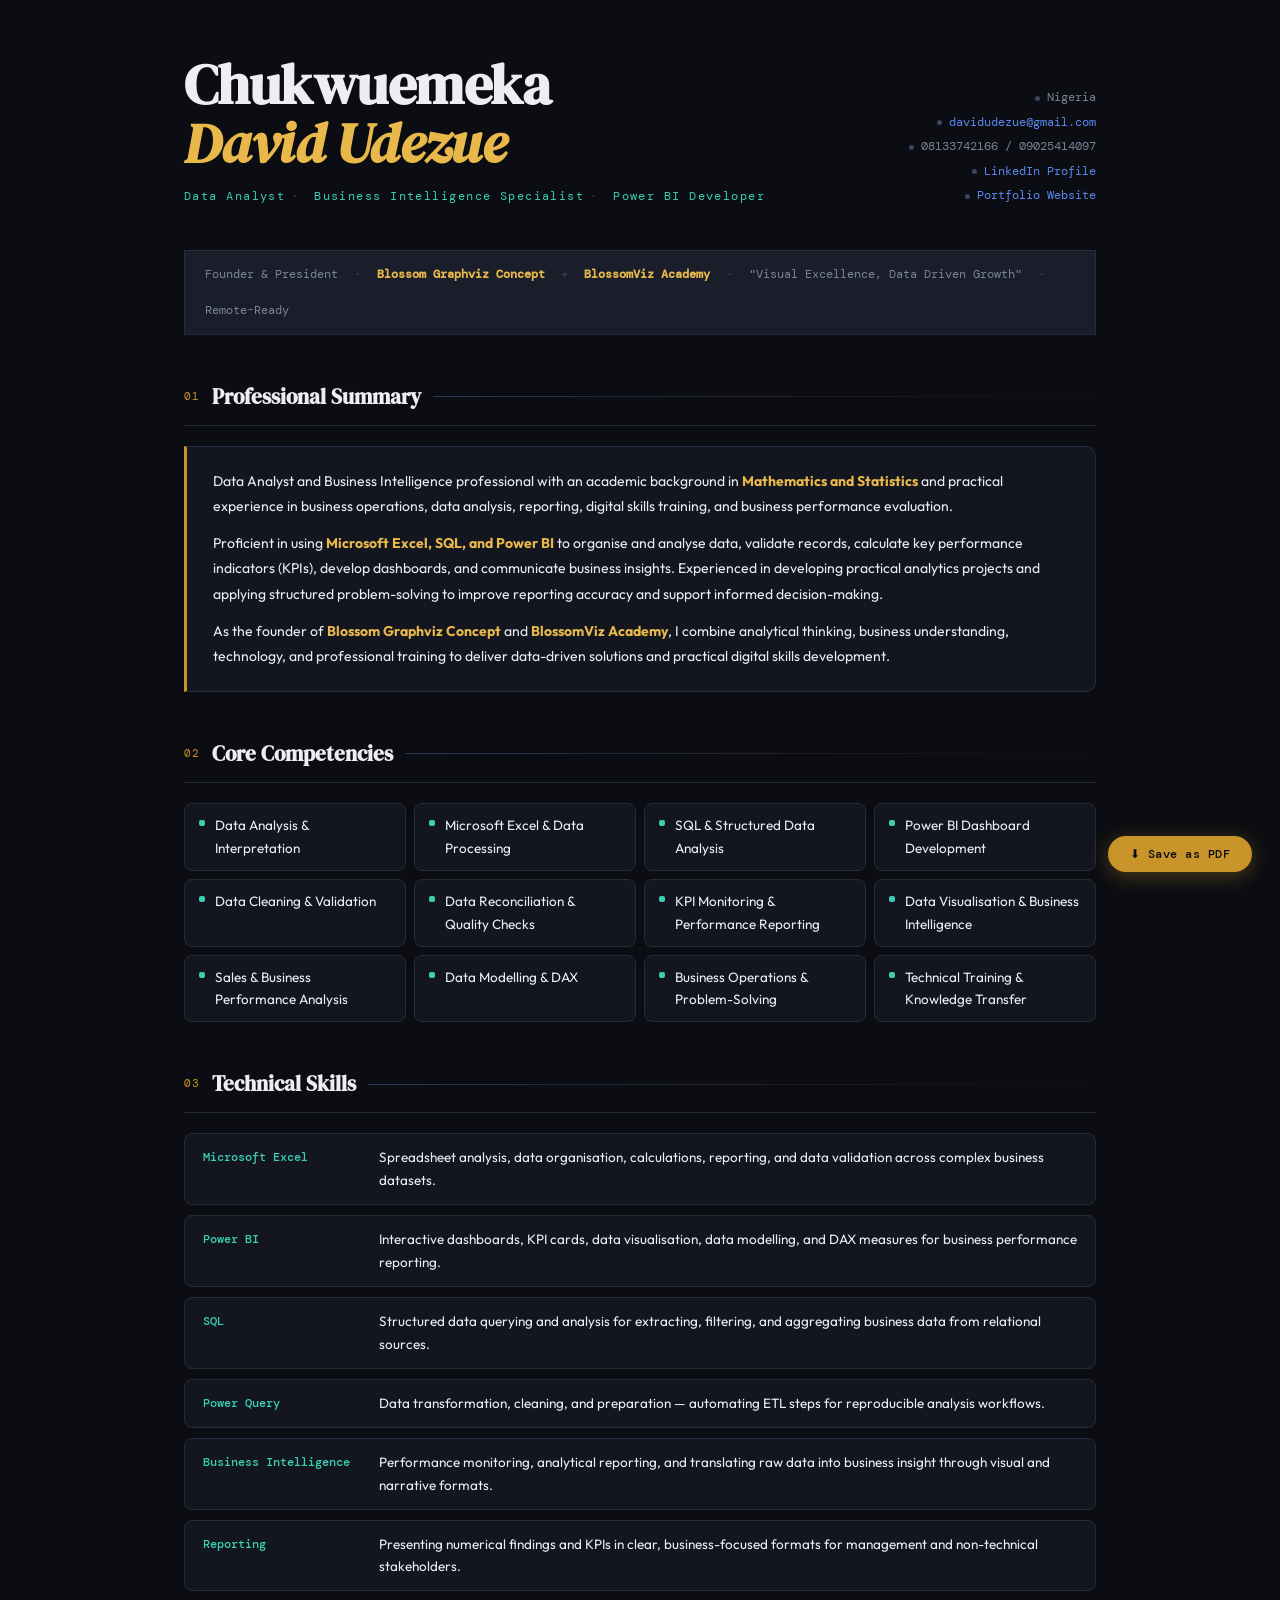
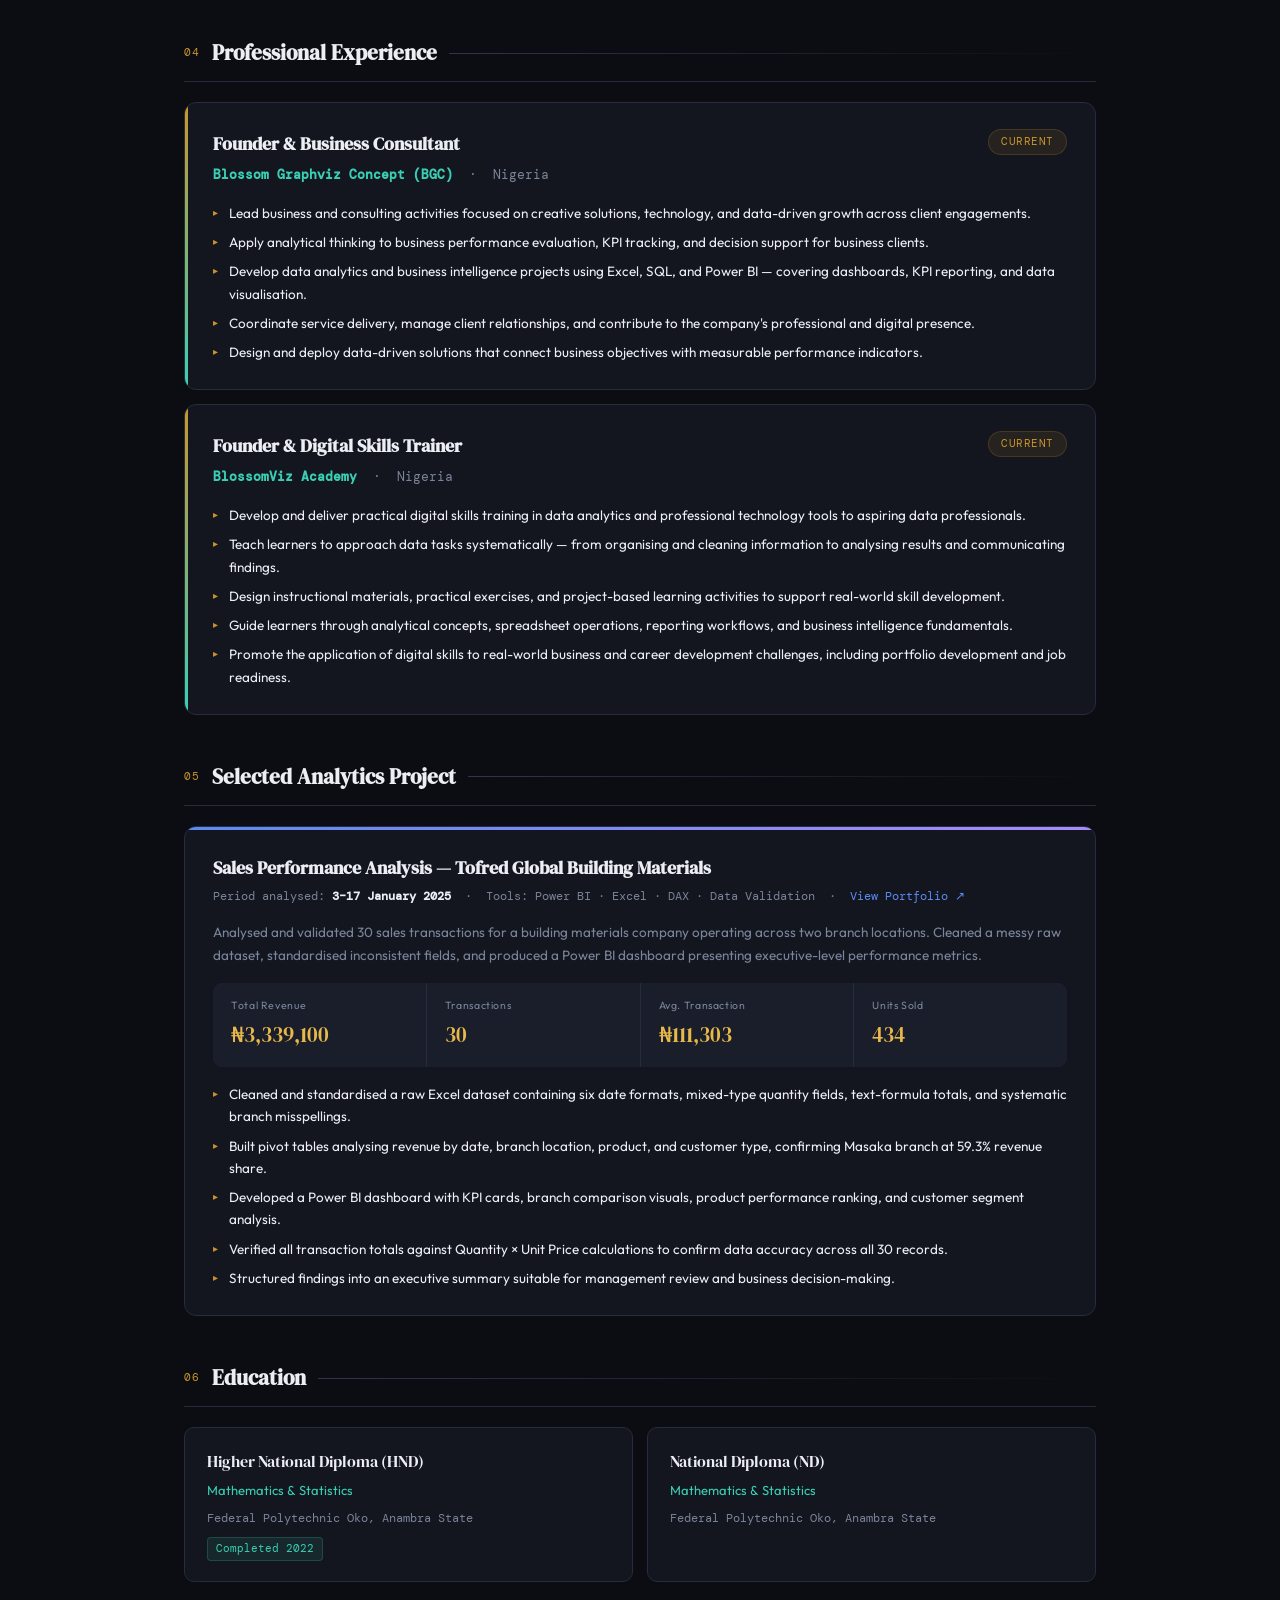
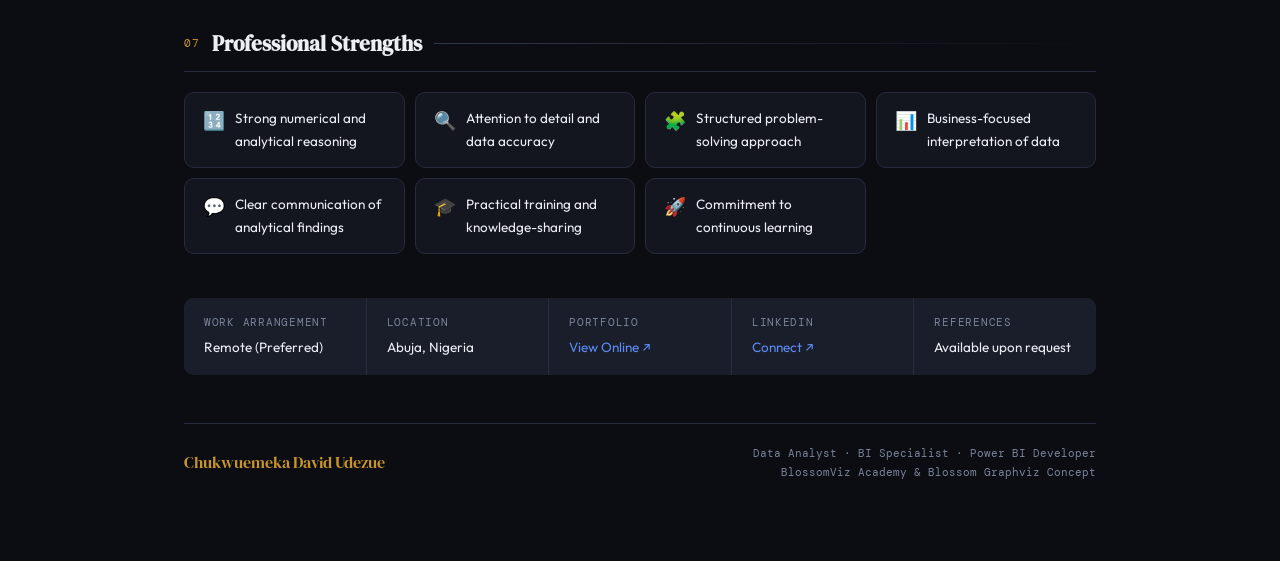
<file: Chukwuemeka David Udezue — Data Analyst CV.html>
<!DOCTYPE html>
<html lang="en">
<head>
<meta charset="UTF-8"/>
<meta name="viewport" content="width=device-width, initial-scale=1.0, viewport-fit=cover"/>
<title>Chukwuemeka David Udezue — Data Analyst CV</title>
<link href="https://fonts.googleapis.com/css2?family=DM+Serif+Display:ital@0;1&family=DM+Mono:wght@400;500&family=Outfit:wght@300;400;500;600;700&display=swap" rel="stylesheet"/>
<style>
  :root {
    --bg: #0b0d12;
    --surface: #13161f;
    --surface2: #1a1e2b;
    --surface3: #1f2435;
    --border: #262b3d;
    --border2: #2f3550;
    --gold: #c9952a;
    --gold-lt: #e8b84b;
    --teal: #3acfb4;
    --blue: #5b8af0;
    --red: #e05c5c;
    --purple: #a88bfb;
    --text: #eceef4;
    --muted: #7a849a;
    --faint: #3d4460;
    --mono: 'DM Mono', monospace;
    --serif: 'DM Serif Display', serif;
    --sans: 'Outfit', sans-serif;
    color-scheme: dark;
  }
  *, *::before, *::after { margin:0; padding:0; box-sizing:border-box; }
  html { scroll-behavior: smooth; }

  body {
    background: var(--bg);
    color: var(--text);
    font-family: var(--sans);
    font-size: 14.5px;
    line-height: 1.7;
    -webkit-font-smoothing: antialiased;
  }

  /* ── PRINT CONTROLS ── */
  .print-btn {
    position: fixed; bottom: 28px; right: 28px; z-index: 100;
    background: var(--gold);
    color: #0b0d12;
    border: none; border-radius: 999px;
    padding: 10px 22px;
    font-family: var(--mono); font-size: 12px; font-weight: 500;
    cursor: pointer; letter-spacing: 0.04em;
    box-shadow: 0 4px 20px rgba(201,149,42,0.35);
    display: flex; align-items: center; gap: 8px;
    transition: opacity .2s;
  }
  .print-btn:hover { opacity: .85; }
  @media print {
    .print-btn { display: none; }
    body { background: #fff; color: #111; }
    :root { --bg:#fff; --surface:#f9f9f9; --surface2:#f4f4f4; --surface3:#eee;
            --border:#ddd; --border2:#ccc; --text:#111; --muted:#555; --faint:#aaa;
            --gold:#8a6200; --gold-lt:#a07c10; --teal:#076b5a; --blue:#1a3c9c;
            --red:#9b1e1e; --purple:#5c3d9b; }
  }

  /* ── LAYOUT ── */
  .page { max-width: 960px; margin: 0 auto; padding: 0 24px 80px; }

  /* ── HERO ── */
  .hero {
    padding: 56px 0 44px;
    border-bottom: 1px solid var(--border);
    display: grid;
    grid-template-columns: 1fr auto;
    gap: 24px;
    align-items: end;
  }
  .hero-name {
    font-family: var(--serif);
    font-size: clamp(32px, 5vw, 56px);
    line-height: 1.05;
    letter-spacing: -0.01em;
    color: var(--text);
  }
  .hero-name em {
    font-style: italic;
    color: var(--gold-lt);
  }
  .hero-title {
    margin-top: 12px;
    font-size: 12px;
    font-family: var(--mono);
    letter-spacing: 0.12em;
    color: var(--teal);
    display: flex; flex-wrap: wrap; gap: 0;
  }
  .hero-title span + span::before {
    content: ' · ';
    color: var(--faint);
    margin: 0 6px;
  }
  .hero-contact {
    text-align: right;
    display: flex; flex-direction: column; gap: 5px;
  }
  .contact-row {
    font-family: var(--mono); font-size: 11.5px;
    color: var(--muted); display: flex; align-items: center;
    gap: 7px; justify-content: flex-end;
  }
  .contact-row a { color: var(--blue); text-decoration: none; }
  .contact-row a:hover { text-decoration: underline; }
  .contact-dot {
    width: 5px; height: 5px; border-radius: 50%;
    background: var(--faint); flex-shrink: 0;
  }

  /* ── BRAND BAR ── */
  .brand-bar {
    display: flex; align-items: center; gap: 16px;
    padding: 14px 20px;
    background: var(--surface2);
    border: 1px solid var(--border);
    border-top: none;
    font-family: var(--mono); font-size: 11.5px; color: var(--muted);
    flex-wrap: wrap;
  }
  .brand-bar strong { color: var(--gold-lt); }
  .brand-bar .sep { color: var(--faint); }

  /* ── SECTION ── */
  .section { margin-top: 44px; }
  .section-head {
    display: flex; align-items: center; gap: 12px;
    margin-bottom: 20px;
    padding-bottom: 10px;
    border-bottom: 1px solid var(--border);
  }
  .section-label {
    font-family: var(--mono); font-size: 10.5px;
    letter-spacing: 0.1em; color: var(--gold);
    text-transform: uppercase;
  }
  .section-title {
    font-family: var(--serif);
    font-size: 21px; color: var(--text);
  }
  .section-line {
    flex: 1; height: 1px;
    background: linear-gradient(to right, var(--border2), transparent);
  }

  /* ── SUMMARY ── */
  .summary-block {
    background: var(--surface);
    border: 1px solid var(--border);
    border-left: 3px solid var(--gold);
    border-radius: 0 10px 10px 0;
    padding: 22px 26px;
    font-size: 14px;
    color: var(--text);
    line-height: 1.8;
  }
  .summary-block p + p { margin-top: 12px; }
  .summary-block strong { color: var(--gold-lt); }

  /* ── COMPETENCIES GRID ── */
  .comp-grid {
    display: grid;
    grid-template-columns: repeat(auto-fill, minmax(220px, 1fr));
    gap: 8px;
  }
  .comp-item {
    display: flex; align-items: flex-start; gap: 10px;
    background: var(--surface);
    border: 1px solid var(--border);
    border-radius: 8px;
    padding: 10px 14px;
    font-size: 13.5px;
  }
  .comp-item::before {
    content: '';
    width: 6px; height: 6px;
    border-radius: 2px;
    background: var(--teal);
    flex-shrink: 0;
    margin-top: 6px;
  }

  /* ── SKILLS TABLE ── */
  .skills-list { display: flex; flex-direction: column; gap: 10px; }
  .skill-row {
    display: grid;
    grid-template-columns: 160px 1fr;
    gap: 16px;
    align-items: start;
    background: var(--surface);
    border: 1px solid var(--border);
    border-radius: 8px;
    padding: 12px 18px;
  }
  .skill-name {
    font-family: var(--mono); font-size: 12px;
    color: var(--teal); font-weight: 500;
    padding-top: 1px;
  }
  .skill-desc { font-size: 13.5px; color: var(--text); }

  /* ── EXPERIENCE ── */
  .exp-card {
    background: var(--surface);
    border: 1px solid var(--border);
    border-radius: 12px;
    padding: 26px 28px;
    margin-bottom: 14px;
    position: relative; overflow: hidden;
  }
  .exp-card::before {
    content: '';
    position: absolute; top: 0; left: 0; bottom: 0;
    width: 3px;
    background: linear-gradient(to bottom, var(--gold), var(--teal));
  }
  .exp-top {
    display: flex; justify-content: space-between; align-items: flex-start;
    flex-wrap: wrap; gap: 8px; margin-bottom: 4px;
  }
  .exp-role {
    font-family: var(--serif); font-size: 18px; color: var(--text);
  }
  .exp-badge {
    font-family: var(--mono); font-size: 10.5px;
    background: rgba(201,149,42,0.10); color: var(--gold);
    border: 1px solid rgba(201,149,42,0.2);
    border-radius: 999px; padding: 3px 12px;
    letter-spacing: 0.05em;
  }
  .exp-org {
    font-size: 13px; color: var(--muted);
    margin-bottom: 16px; font-family: var(--mono);
  }
  .exp-org strong { color: var(--teal); }
  .exp-bullets { list-style: none; display: flex; flex-direction: column; gap: 7px; }
  .exp-bullets li {
    font-size: 13.5px; color: var(--text);
    padding-left: 16px; position: relative; line-height: 1.65;
  }
  .exp-bullets li::before {
    content: '▸';
    position: absolute; left: 0;
    color: var(--gold); font-size: 10px; top: 3px;
  }

  /* ── PROJECT ── */
  .project-card {
    background: var(--surface);
    border: 1px solid var(--border);
    border-radius: 12px;
    padding: 26px 28px;
    position: relative; overflow: hidden;
  }
  .project-card::before {
    content: '';
    position: absolute; top: 0; left: 0; right: 0;
    height: 3px;
    background: linear-gradient(to right, var(--blue), var(--purple));
  }
  .project-title {
    font-family: var(--serif); font-size: 18px; color: var(--text);
    margin-bottom: 4px;
  }
  .project-meta {
    font-family: var(--mono); font-size: 11.5px;
    color: var(--muted); margin-bottom: 14px;
  }
  .project-meta a { color: var(--blue); text-decoration: none; }
  .project-meta a:hover { text-decoration: underline; }

  /* ── METRICS ROW ── */
  .metrics-row {
    display: grid;
    grid-template-columns: repeat(auto-fit, minmax(140px, 1fr));
    gap: 1px;
    background: var(--border);
    border-radius: 10px;
    overflow: hidden;
    margin: 16px 0;
  }
  .metric-cell {
    background: var(--surface2);
    padding: 14px 18px;
    display: flex; flex-direction: column; gap: 3px;
  }
  .metric-label { font-size: 10.5px; color: var(--muted); letter-spacing: 0.06em; }
  .metric-val { font-family: var(--serif); font-size: 21px; color: var(--gold-lt); }

  /* ── EDUCATION ── */
  .edu-grid { display: grid; grid-template-columns: 1fr 1fr; gap: 14px; }
  @media (max-width: 600px) { .edu-grid { grid-template-columns: 1fr; } }
  .edu-card {
    background: var(--surface);
    border: 1px solid var(--border);
    border-radius: 10px;
    padding: 20px 22px;
  }
  .edu-degree {
    font-family: var(--serif); font-size: 16px; color: var(--text);
    margin-bottom: 4px;
  }
  .edu-field { font-size: 13px; color: var(--teal); margin-bottom: 8px; }
  .edu-inst { font-family: var(--mono); font-size: 11.5px; color: var(--muted); }
  .edu-year {
    display: inline-block; margin-top: 8px;
    font-family: var(--mono); font-size: 10.5px;
    background: rgba(58,207,180,0.10); color: var(--teal);
    border: 1px solid rgba(58,207,180,0.2);
    border-radius: 4px; padding: 2px 8px;
  }

  /* ── STRENGTHS ── */
  .strength-grid {
    display: grid;
    grid-template-columns: repeat(auto-fill, minmax(210px, 1fr));
    gap: 10px;
  }
  .strength-card {
    background: var(--surface);
    border: 1px solid var(--border);
    border-radius: 10px;
    padding: 14px 18px;
    display: flex; align-items: flex-start; gap: 10px;
    font-size: 13.5px; color: var(--text);
  }
  .strength-icon {
    font-size: 18px; flex-shrink: 0; margin-top: -1px;
  }

  /* ── FOOTER INFO ── */
  .info-strip {
    margin-top: 44px;
    display: grid;
    grid-template-columns: repeat(auto-fit, minmax(180px, 1fr));
    gap: 1px;
    background: var(--border);
    border-radius: 10px;
    overflow: hidden;
  }
  .info-cell {
    background: var(--surface2);
    padding: 16px 20px;
    display: flex; flex-direction: column; gap: 4px;
  }
  .info-cell .lbl { font-family: var(--mono); font-size: 10.5px; color: var(--muted); letter-spacing: 0.07em; }
  .info-cell .val { font-size: 13.5px; color: var(--text); }
  .info-cell a { color: var(--blue); text-decoration: none; }

  /* ── FOOTER ── */
  .footer {
    margin-top: 48px;
    border-top: 1px solid var(--border);
    padding-top: 20px;
    display: flex; justify-content: space-between; align-items: center;
    flex-wrap: wrap; gap: 12px;
  }
  .footer-brand { font-family: var(--serif); font-size: 16px; color: var(--gold); }
  .footer-note { font-family: var(--mono); font-size: 11px; color: var(--muted); text-align: right; }

  @media (max-width: 640px) {
    .hero { grid-template-columns: 1fr; }
    .hero-contact { text-align: left; align-items: flex-start; }
    .contact-row { justify-content: flex-start; }
    .skill-row { grid-template-columns: 1fr; gap: 4px; }
  }
</style>
</head>
<body>

<button class="print-btn" onclick="window.print()">⬇ Save as PDF</button>

<div class="page">

  <!-- ═══ HERO ═══ -->
  <header class="hero">
    <div>
      <h1 class="hero-name">Chukwuemeka<br/><em>David Udezue</em></h1>
      <div class="hero-title">
        <span>Data Analyst</span>
        <span>Business Intelligence Specialist</span>
        <span>Power BI Developer</span>
      </div>
    </div>
    <div class="hero-contact">
      <div class="contact-row"><span class="contact-dot"></span>Nigeria</div>
      <div class="contact-row"><span class="contact-dot"></span><a href="mailto:davidudezue@gmail.com">davidudezue@gmail.com</a></div>
      <div class="contact-row"><span class="contact-dot"></span>08133742166 / 09025414097</div>
      <div class="contact-row"><span class="contact-dot"></span><a href="https://www.linkedin.com/in/udezue-david-732843246/" target="_blank">LinkedIn Profile</a></div>
      <div class="contact-row"><span class="contact-dot"></span><a href="https://davidudezue-web.github.io/Blossom-portfolio/" target="_blank">Portfolio Website</a></div>
    </div>
  </header>

  <div class="brand-bar">
    <span>Founder &amp; President</span>
    <span class="sep">·</span>
    <strong>Blossom Graphviz Concept</strong>
    <span class="sep">+</span>
    <strong>BlossomViz Academy</strong>
    <span class="sep">·</span>
    <span>"Visual Excellence, Data Driven Growth"</span>
    <span class="sep">·</span>
    <span>Remote-Ready</span>
  </div>


  <!-- ═══ PROFESSIONAL SUMMARY ═══ -->
  <section class="section">
    <div class="section-head">
      <span class="section-label">01</span>
      <h2 class="section-title">Professional Summary</h2>
      <div class="section-line"></div>
    </div>
    <div class="summary-block">
      <p>Data Analyst and Business Intelligence professional with an academic background in <strong>Mathematics and Statistics</strong> and practical experience in business operations, data analysis, reporting, digital skills training, and business performance evaluation.</p>
      <p>Proficient in using <strong>Microsoft Excel, SQL, and Power BI</strong> to organise and analyse data, validate records, calculate key performance indicators (KPIs), develop dashboards, and communicate business insights. Experienced in developing practical analytics projects and applying structured problem-solving to improve reporting accuracy and support informed decision-making.</p>
      <p>As the founder of <strong>Blossom Graphviz Concept</strong> and <strong>BlossomViz Academy</strong>, I combine analytical thinking, business understanding, technology, and professional training to deliver data-driven solutions and practical digital skills development.</p>
    </div>
  </section>


  <!-- ═══ CORE COMPETENCIES ═══ -->
  <section class="section">
    <div class="section-head">
      <span class="section-label">02</span>
      <h2 class="section-title">Core Competencies</h2>
      <div class="section-line"></div>
    </div>
    <div class="comp-grid">
      <div class="comp-item">Data Analysis &amp; Interpretation</div>
      <div class="comp-item">Microsoft Excel &amp; Data Processing</div>
      <div class="comp-item">SQL &amp; Structured Data Analysis</div>
      <div class="comp-item">Power BI Dashboard Development</div>
      <div class="comp-item">Data Cleaning &amp; Validation</div>
      <div class="comp-item">Data Reconciliation &amp; Quality Checks</div>
      <div class="comp-item">KPI Monitoring &amp; Performance Reporting</div>
      <div class="comp-item">Data Visualisation &amp; Business Intelligence</div>
      <div class="comp-item">Sales &amp; Business Performance Analysis</div>
      <div class="comp-item">Data Modelling &amp; DAX</div>
      <div class="comp-item">Business Operations &amp; Problem-Solving</div>
      <div class="comp-item">Technical Training &amp; Knowledge Transfer</div>
    </div>
  </section>


  <!-- ═══ TECHNICAL SKILLS ═══ -->
  <section class="section">
    <div class="section-head">
      <span class="section-label">03</span>
      <h2 class="section-title">Technical Skills</h2>
      <div class="section-line"></div>
    </div>
    <div class="skills-list">
      <div class="skill-row">
        <span class="skill-name">Microsoft Excel</span>
        <span class="skill-desc">Spreadsheet analysis, data organisation, calculations, reporting, and data validation across complex business datasets.</span>
      </div>
      <div class="skill-row">
        <span class="skill-name">Power BI</span>
        <span class="skill-desc">Interactive dashboards, KPI cards, data visualisation, data modelling, and DAX measures for business performance reporting.</span>
      </div>
      <div class="skill-row">
        <span class="skill-name">SQL</span>
        <span class="skill-desc">Structured data querying and analysis for extracting, filtering, and aggregating business data from relational sources.</span>
      </div>
      <div class="skill-row">
        <span class="skill-name">Power Query</span>
        <span class="skill-desc">Data transformation, cleaning, and preparation — automating ETL steps for reproducible analysis workflows.</span>
      </div>
      <div class="skill-row">
        <span class="skill-name">Business Intelligence</span>
        <span class="skill-desc">Performance monitoring, analytical reporting, and translating raw data into business insight through visual and narrative formats.</span>
      </div>
      <div class="skill-row">
        <span class="skill-name">Reporting</span>
        <span class="skill-desc">Presenting numerical findings and KPIs in clear, business-focused formats for management and non-technical stakeholders.</span>
      </div>
    </div>
  </section>


  <!-- ═══ PROFESSIONAL EXPERIENCE ═══ -->
  <section class="section">
    <div class="section-head">
      <span class="section-label">04</span>
      <h2 class="section-title">Professional Experience</h2>
      <div class="section-line"></div>
    </div>

    <div class="exp-card">
      <div class="exp-top">
        <h3 class="exp-role">Founder &amp; Business Consultant</h3>
        <span class="exp-badge">CURRENT</span>
      </div>
      <div class="exp-org"><strong>Blossom Graphviz Concept (BGC)</strong> &nbsp;·&nbsp; Nigeria</div>
      <ul class="exp-bullets">
        <li>Lead business and consulting activities focused on creative solutions, technology, and data-driven growth across client engagements.</li>
        <li>Apply analytical thinking to business performance evaluation, KPI tracking, and decision support for business clients.</li>
        <li>Develop data analytics and business intelligence projects using Excel, SQL, and Power BI — covering dashboards, KPI reporting, and data visualisation.</li>
        <li>Coordinate service delivery, manage client relationships, and contribute to the company's professional and digital presence.</li>
        <li>Design and deploy data-driven solutions that connect business objectives with measurable performance indicators.</li>
      </ul>
    </div>

    <div class="exp-card">
      <div class="exp-top">
        <h3 class="exp-role">Founder &amp; Digital Skills Trainer</h3>
        <span class="exp-badge">CURRENT</span>
      </div>
      <div class="exp-org"><strong>BlossomViz Academy</strong> &nbsp;·&nbsp; Nigeria</div>
      <ul class="exp-bullets">
        <li>Develop and deliver practical digital skills training in data analytics and professional technology tools to aspiring data professionals.</li>
        <li>Teach learners to approach data tasks systematically — from organising and cleaning information to analysing results and communicating findings.</li>
        <li>Design instructional materials, practical exercises, and project-based learning activities to support real-world skill development.</li>
        <li>Guide learners through analytical concepts, spreadsheet operations, reporting workflows, and business intelligence fundamentals.</li>
        <li>Promote the application of digital skills to real-world business and career development challenges, including portfolio development and job readiness.</li>
      </ul>
    </div>
  </section>


  <!-- ═══ SELECTED PROJECT ═══ -->
  <section class="section">
    <div class="section-head">
      <span class="section-label">05</span>
      <h2 class="section-title">Selected Analytics Project</h2>
      <div class="section-line"></div>
    </div>

    <div class="project-card">
      <h3 class="project-title">Sales Performance Analysis — Tofred Global Building Materials</h3>
      <div class="project-meta">
        Period analysed: <strong style="color:var(--text)">3–17 January 2025</strong>
        &nbsp;·&nbsp; Tools: Power BI · Excel · DAX · Data Validation
        &nbsp;·&nbsp; <a href="https://davidudezue-web.github.io/Blossom-portfolio/" target="_blank">View Portfolio ↗</a>
      </div>

      <p style="font-size:13.5px;color:var(--muted);margin-bottom:12px;">
        Analysed and validated 30 sales transactions for a building materials company operating across two branch locations. Cleaned a messy raw dataset, standardised inconsistent fields, and produced a Power BI dashboard presenting executive-level performance metrics.
      </p>

      <div class="metrics-row">
        <div class="metric-cell">
          <span class="metric-label">Total Revenue</span>
          <span class="metric-val">₦3,339,100</span>
        </div>
        <div class="metric-cell">
          <span class="metric-label">Transactions</span>
          <span class="metric-val">30</span>
        </div>
        <div class="metric-cell">
          <span class="metric-label">Avg. Transaction</span>
          <span class="metric-val">₦111,303</span>
        </div>
        <div class="metric-cell">
          <span class="metric-label">Units Sold</span>
          <span class="metric-val">434</span>
        </div>
      </div>

      <ul class="exp-bullets">
        <li>Cleaned and standardised a raw Excel dataset containing six date formats, mixed-type quantity fields, text-formula totals, and systematic branch misspellings.</li>
        <li>Built pivot tables analysing revenue by date, branch location, product, and customer type, confirming Masaka branch at 59.3% revenue share.</li>
        <li>Developed a Power BI dashboard with KPI cards, branch comparison visuals, product performance ranking, and customer segment analysis.</li>
        <li>Verified all transaction totals against Quantity × Unit Price calculations to confirm data accuracy across all 30 records.</li>
        <li>Structured findings into an executive summary suitable for management review and business decision-making.</li>
      </ul>
    </div>
  </section>


  <!-- ═══ EDUCATION ═══ -->
  <section class="section">
    <div class="section-head">
      <span class="section-label">06</span>
      <h2 class="section-title">Education</h2>
      <div class="section-line"></div>
    </div>
    <div class="edu-grid">
      <div class="edu-card">
        <div class="edu-degree">Higher National Diploma (HND)</div>
        <div class="edu-field">Mathematics &amp; Statistics</div>
        <div class="edu-inst">Federal Polytechnic Oko, Anambra State</div>
        <span class="edu-year">Completed 2022</span>
      </div>
      <div class="edu-card">
        <div class="edu-degree">National Diploma (ND)</div>
        <div class="edu-field">Mathematics &amp; Statistics</div>
        <div class="edu-inst">Federal Polytechnic Oko, Anambra State</div>
      </div>
    </div>
  </section>


  <!-- ═══ PROFESSIONAL STRENGTHS ═══ -->
  <section class="section">
    <div class="section-head">
      <span class="section-label">07</span>
      <h2 class="section-title">Professional Strengths</h2>
      <div class="section-line"></div>
    </div>
    <div class="strength-grid">
      <div class="strength-card"><span class="strength-icon">🔢</span>Strong numerical and analytical reasoning</div>
      <div class="strength-card"><span class="strength-icon">🔍</span>Attention to detail and data accuracy</div>
      <div class="strength-card"><span class="strength-icon">🧩</span>Structured problem-solving approach</div>
      <div class="strength-card"><span class="strength-icon">📊</span>Business-focused interpretation of data</div>
      <div class="strength-card"><span class="strength-icon">💬</span>Clear communication of analytical findings</div>
      <div class="strength-card"><span class="strength-icon">🎓</span>Practical training and knowledge-sharing</div>
      <div class="strength-card"><span class="strength-icon">🚀</span>Commitment to continuous learning</div>
    </div>
  </section>


  <!-- ═══ ADDITIONAL INFO ═══ -->
  <div class="info-strip">
    <div class="info-cell">
      <span class="lbl">WORK ARRANGEMENT</span>
      <span class="val">Remote (Preferred)</span>
    </div>
    <div class="info-cell">
      <span class="lbl">LOCATION</span>
      <span class="val">Abuja, Nigeria</span>
    </div>
    <div class="info-cell">
      <span class="lbl">PORTFOLIO</span>
      <span class="val"><a href="https://davidudezue-web.github.io/Blossom-portfolio/" target="_blank">View Online ↗</a></span>
    </div>
    <div class="info-cell">
      <span class="lbl">LINKEDIN</span>
      <span class="val"><a href="https://www.linkedin.com/in/udezue-david-732843246/" target="_blank">Connect ↗</a></span>
    </div>
    <div class="info-cell">
      <span class="lbl">REFERENCES</span>
      <span class="val">Available upon request</span>
    </div>
  </div>

  <!-- FOOTER -->
  <div class="footer">
    <div class="footer-brand">Chukwuemeka David Udezue</div>
    <div class="footer-note">
      Data Analyst · BI Specialist · Power BI Developer<br/>
      BlossomViz Academy &amp; Blossom Graphviz Concept
    </div>
  </div>

</div><!-- /page -->
</body>
</html>
</file>
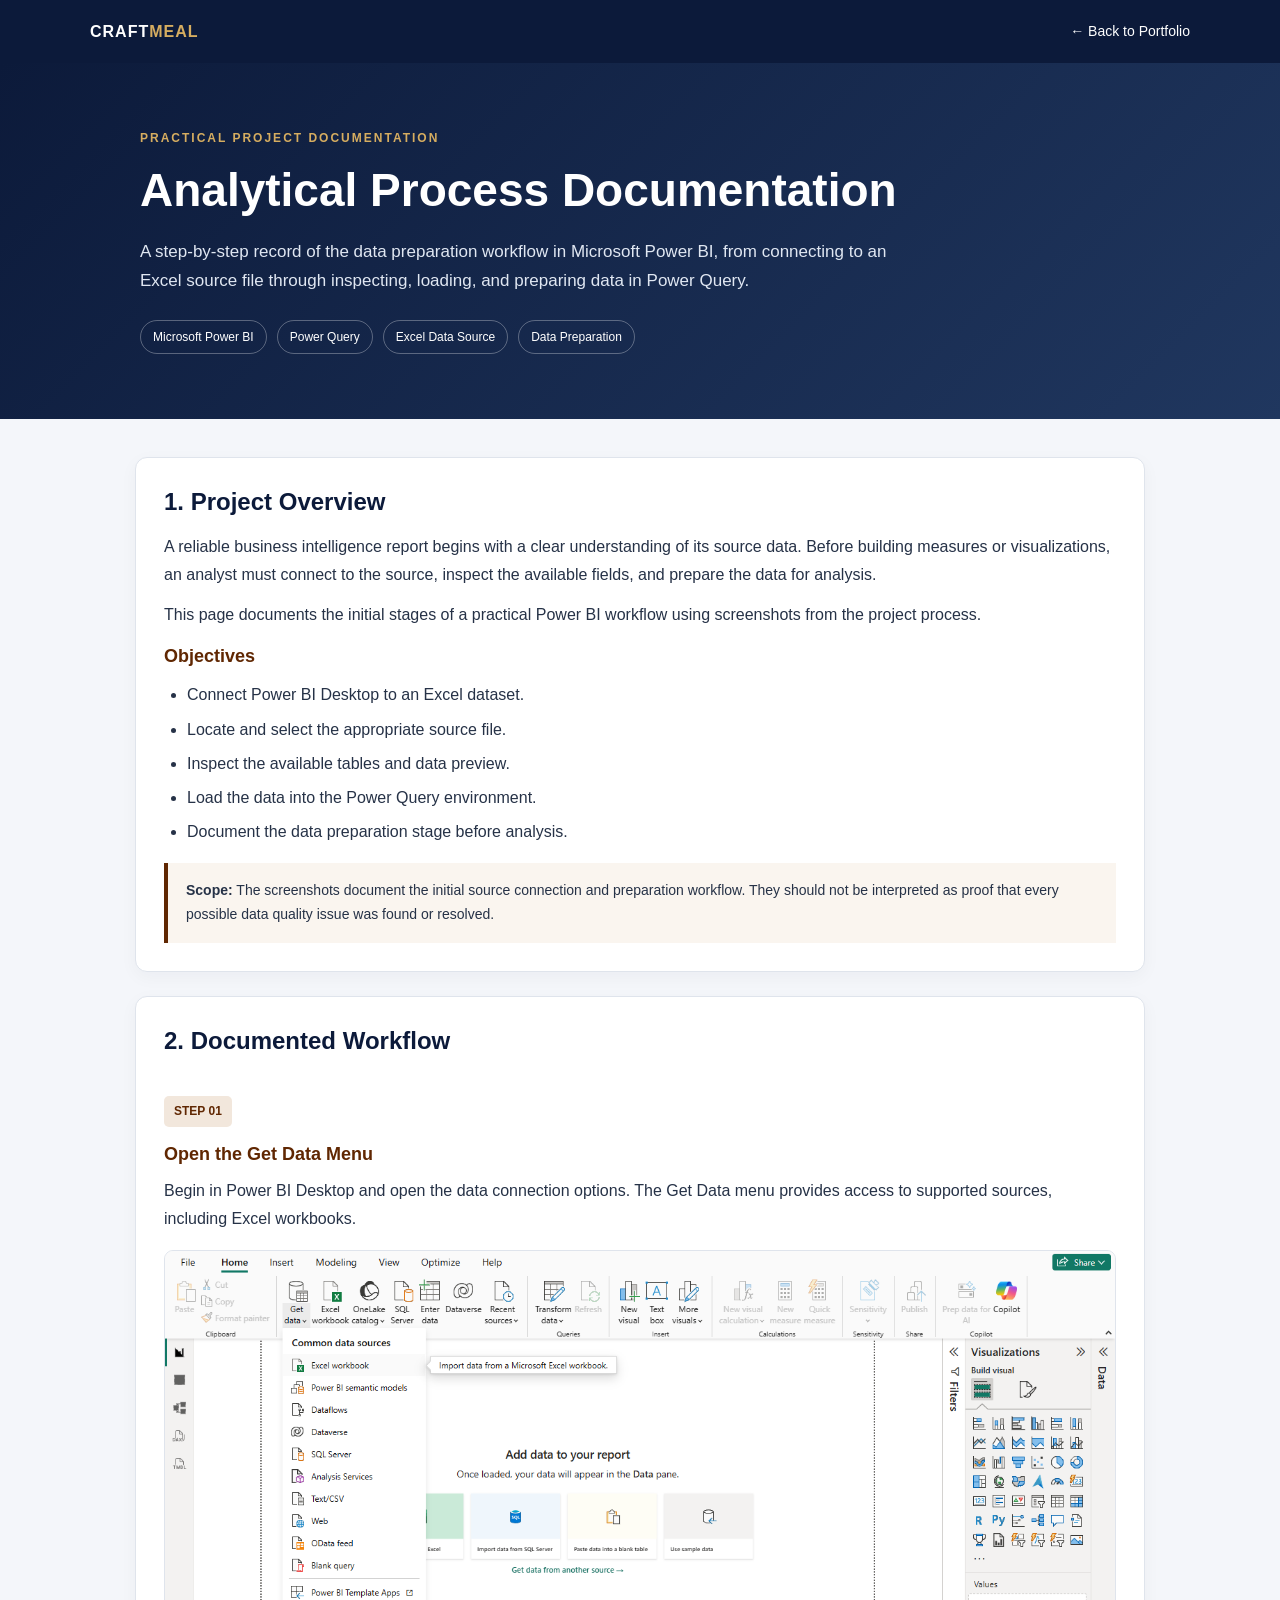
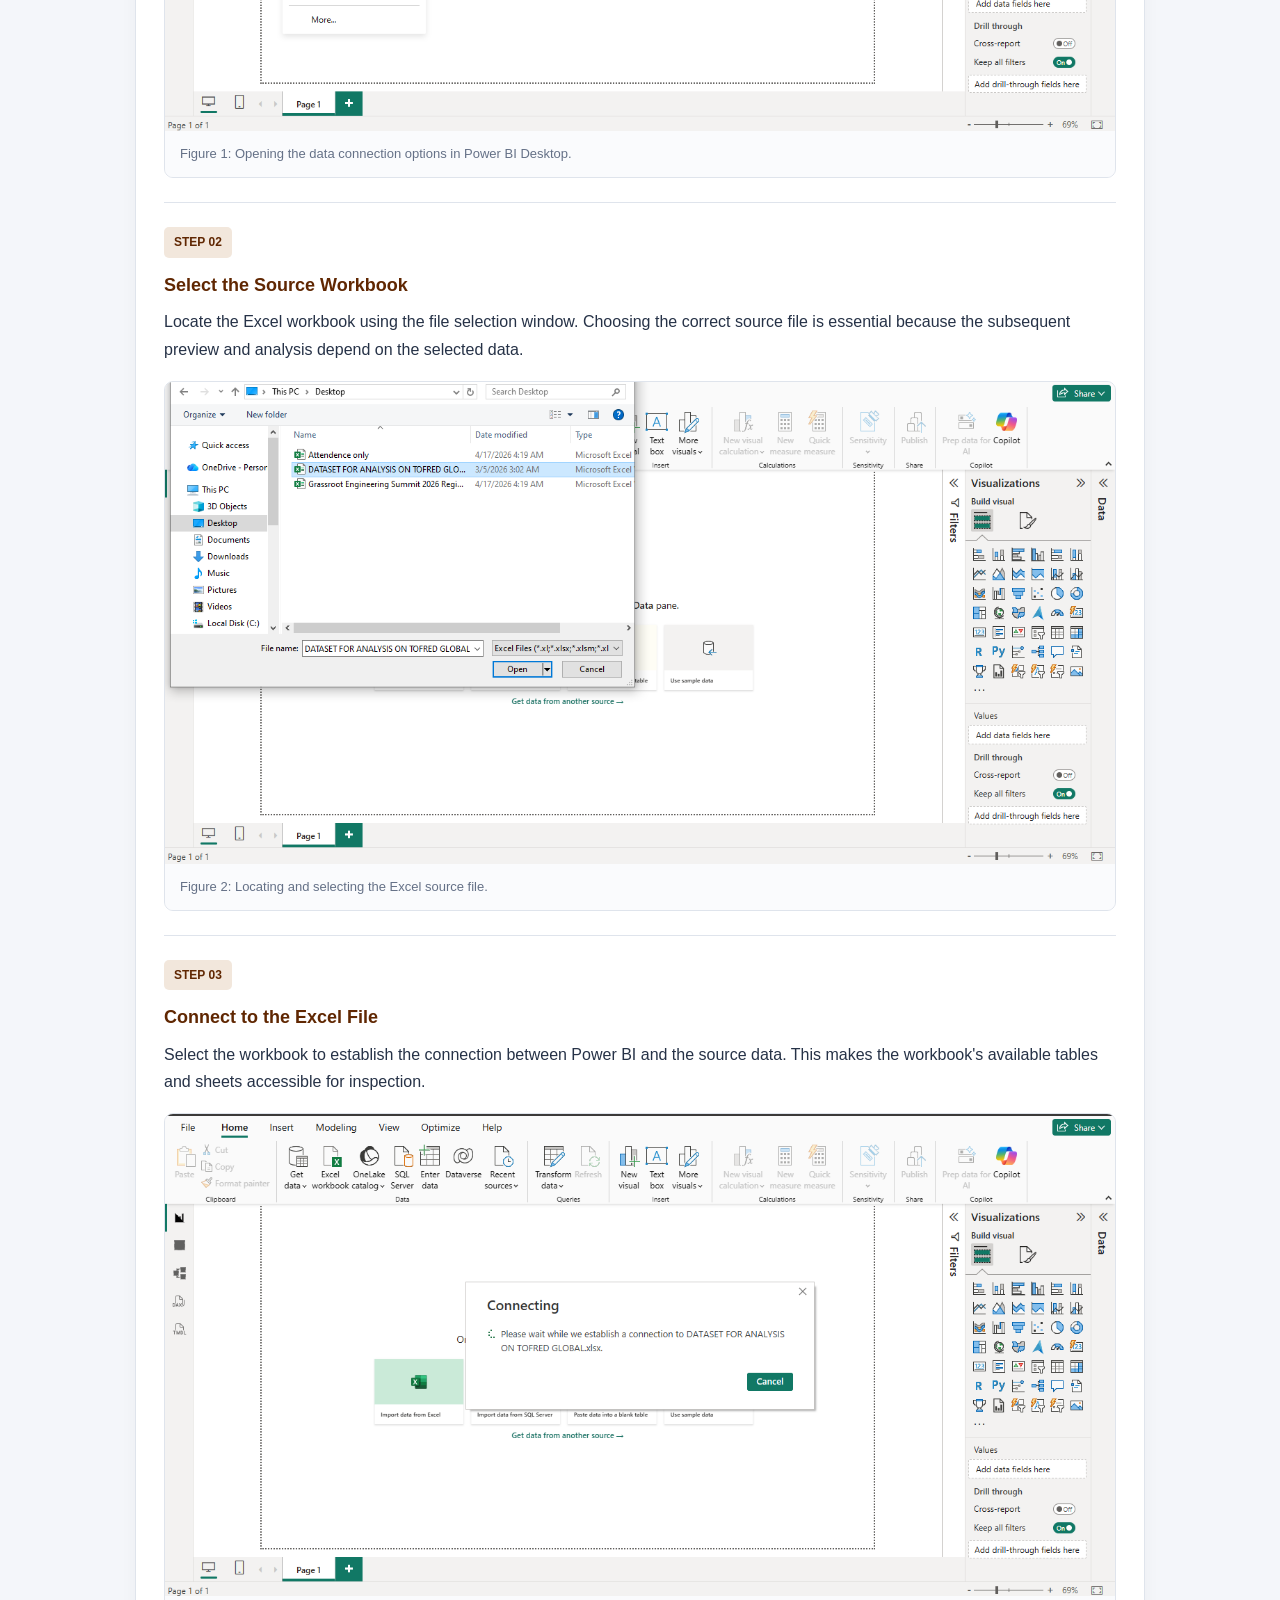
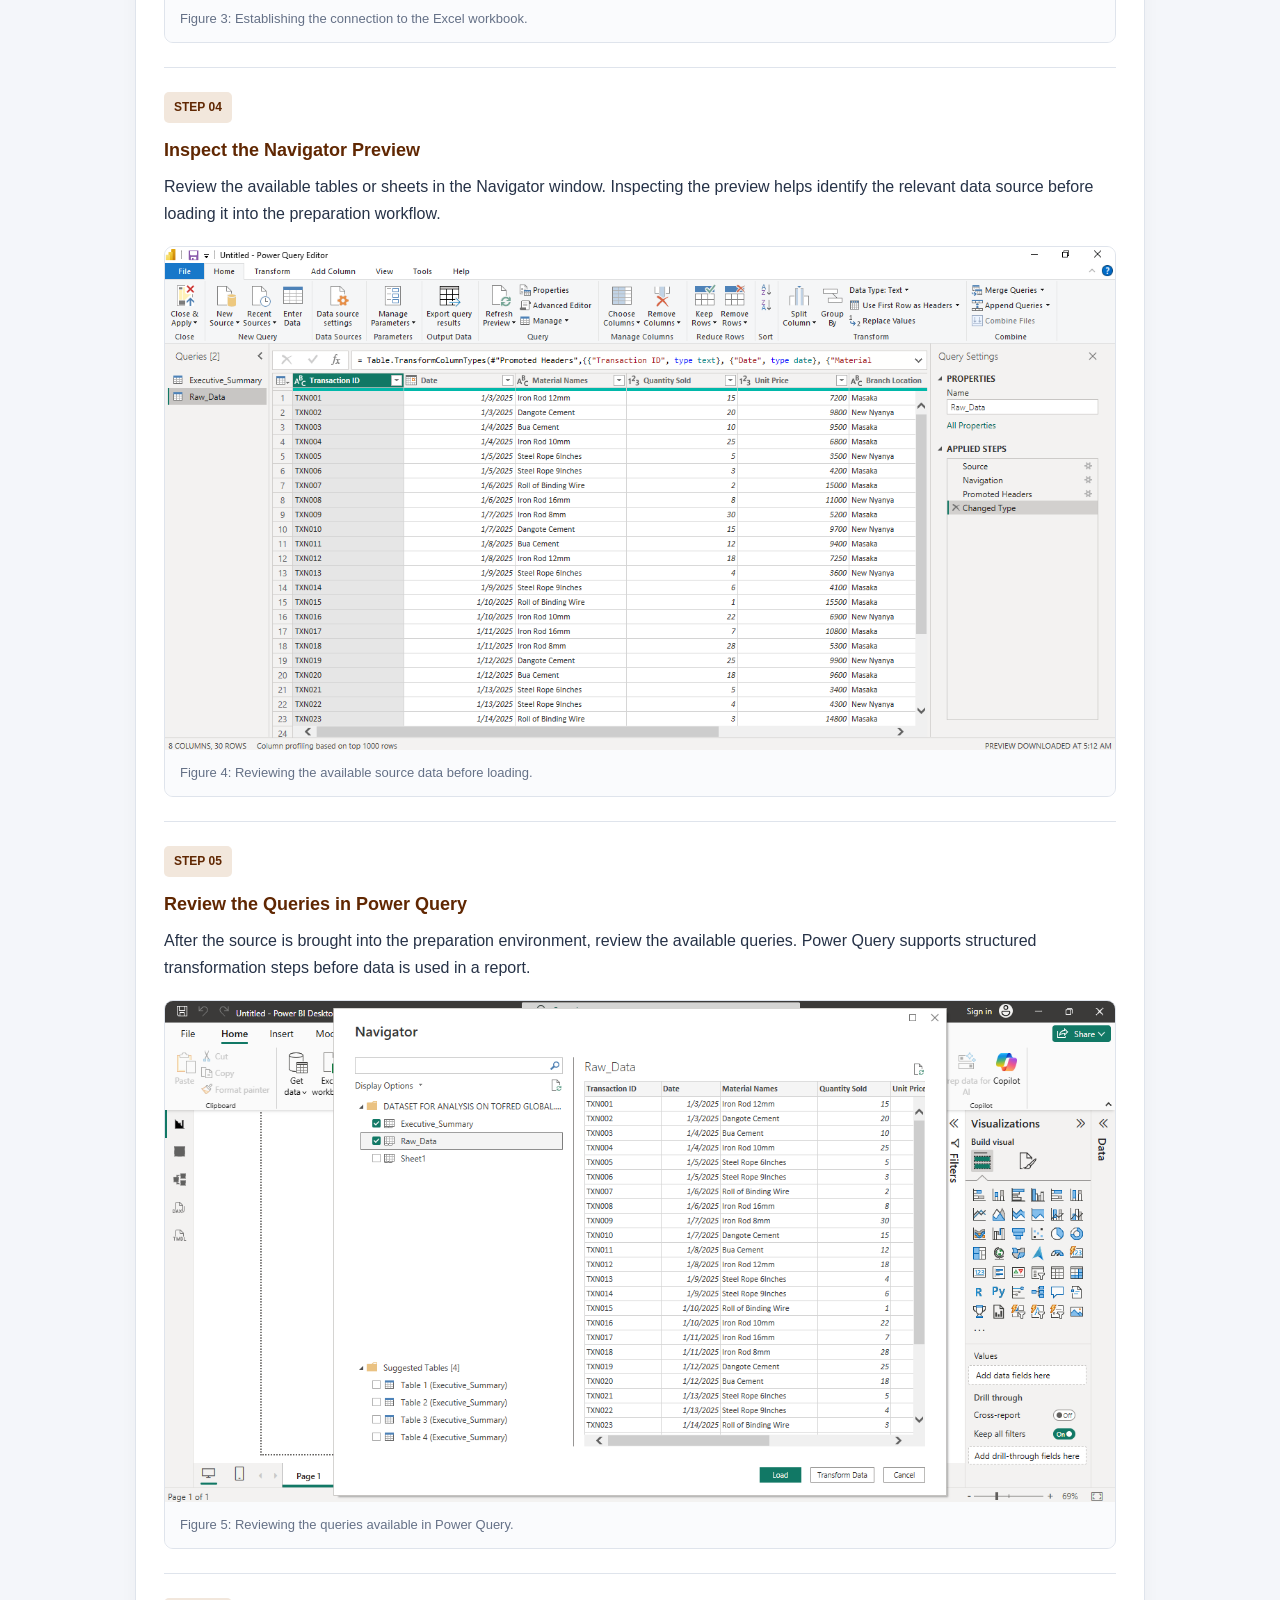
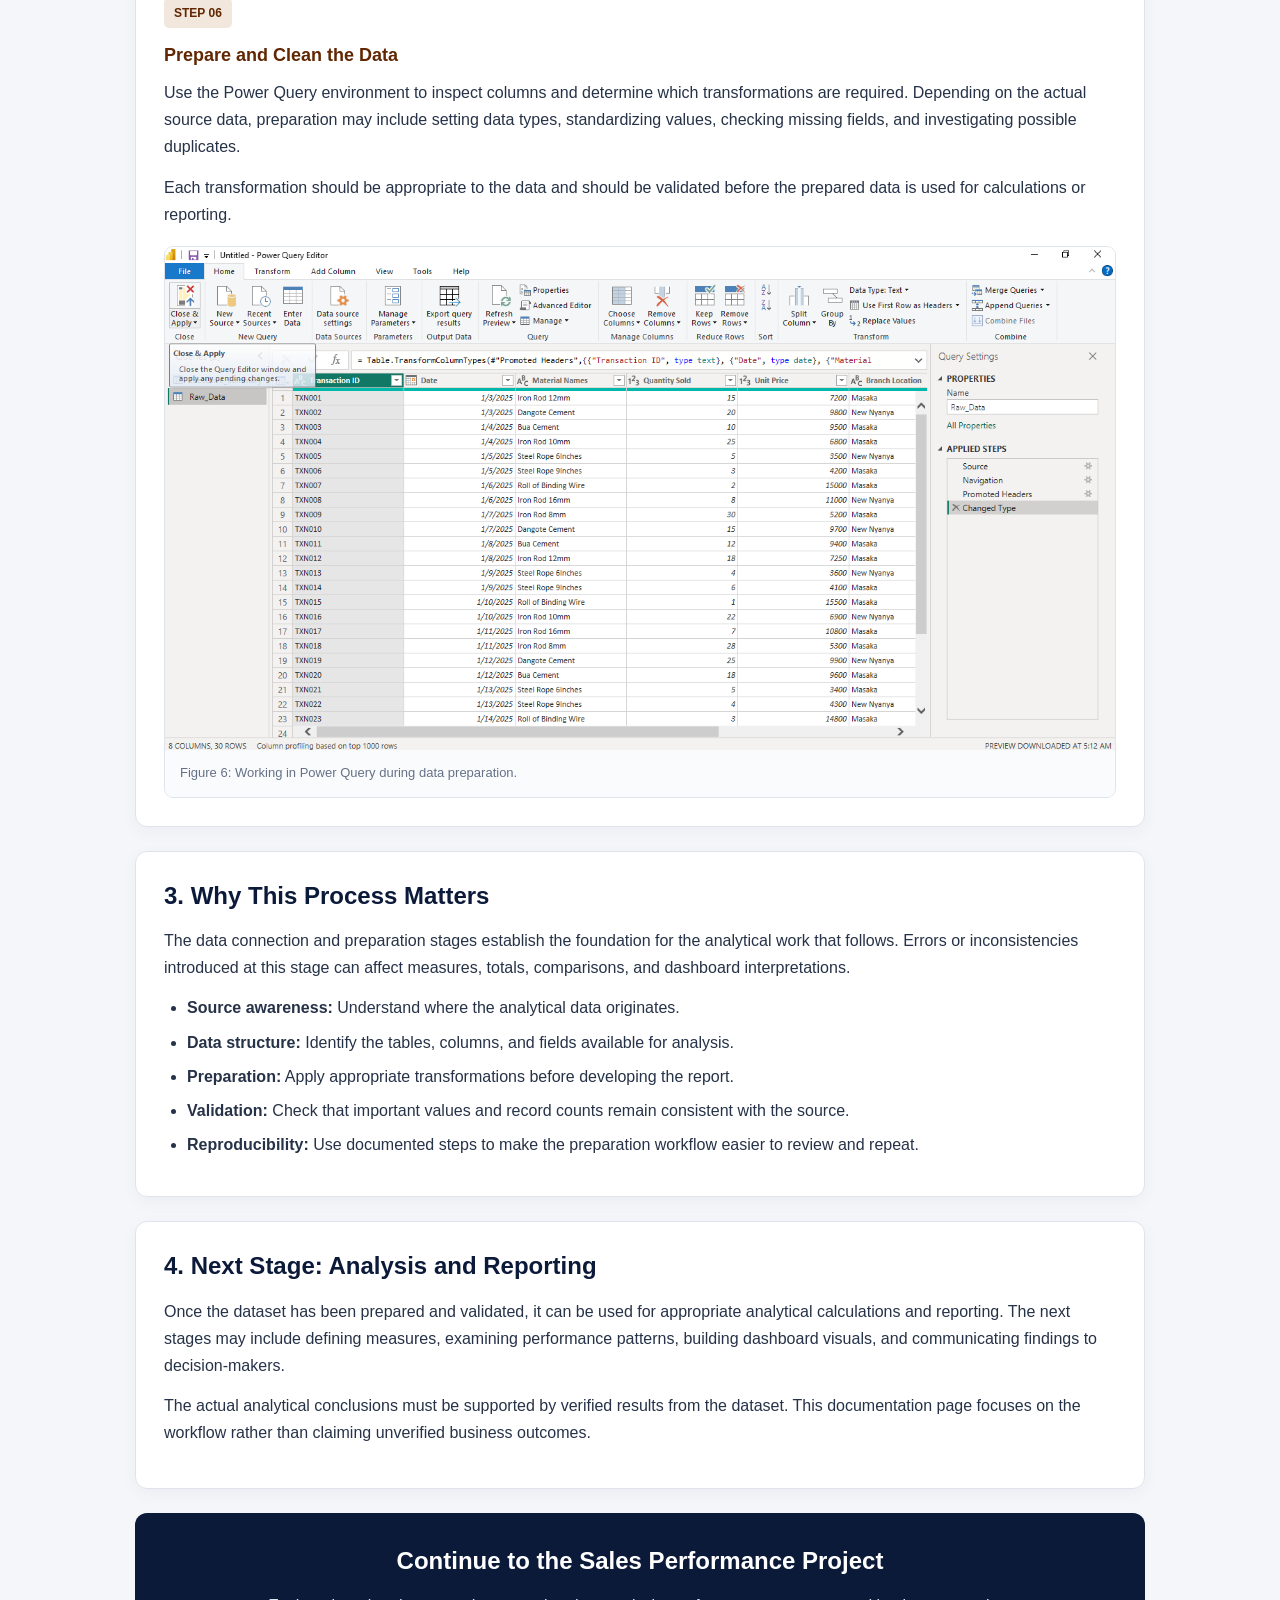
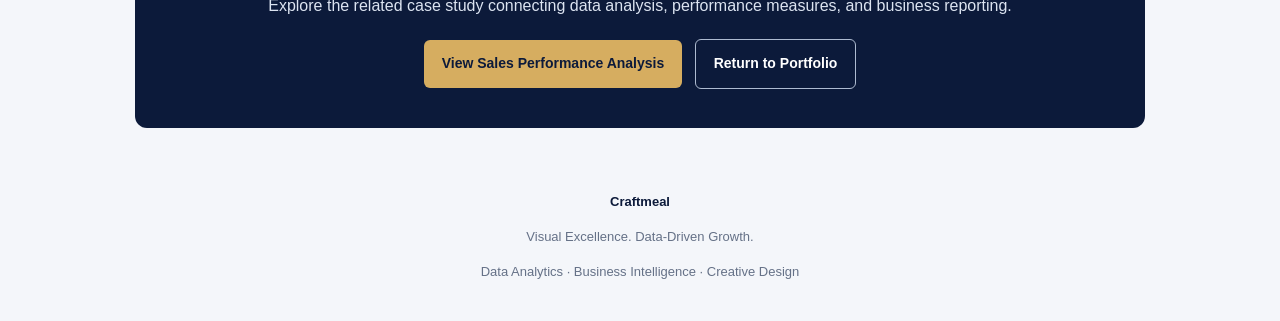
<file: projects/analytical-process-documentation.html>
<!DOCTYPE html>
<html lang="en">
<head>
<meta charset="UTF-8">
<meta name="viewport" content="width=device-width, initial-scale=1.0">

<meta name="description" content="A practical Power BI and Power Query workflow documenting data import, source inspection, data loading, cleaning, and preparation for business intelligence analysis.">

<title>Analytical Process Documentation | Craftmeal</title>

<style>
:root {
    --navy: #0C1A3A;
    --brown: #602702;
    --gold: #D6AD60;
    --background: #F4F6FA;
    --white: #FFFFFF;
    --text: #263247;
    --muted: #657187;
    --border: #DFE4EC;
}

* {
    box-sizing: border-box;
    margin: 0;
    padding: 0;
}

body {
    font-family: Arial, Helvetica, sans-serif;
    background: var(--background);
    color: var(--text);
    line-height: 1.7;
}

header {
    background: var(--navy);
    color: var(--white);
    padding: 18px 6%;
}

.header-inner {
    max-width: 1100px;
    margin: auto;
    display: flex;
    justify-content: space-between;
    align-items: center;
    gap: 15px;
    flex-wrap: wrap;
}

.brand {
    font-weight: 800;
    letter-spacing: 1px;
}

.brand span {
    color: var(--gold);
}

header a {
    color: var(--white);
    text-decoration: none;
    font-size: 14px;
}

.hero {
    background: linear-gradient(135deg, var(--navy), #20375F);
    color: var(--white);
    padding: 65px 6%;
}

.hero-inner {
    max-width: 1000px;
    margin: auto;
}

.eyebrow {
    color: var(--gold);
    font-size: 12px;
    font-weight: 700;
    letter-spacing: 2px;
    text-transform: uppercase;
    margin-bottom: 14px;
}

h1 {
    font-size: clamp(32px, 5vw, 46px);
    line-height: 1.2;
    margin-bottom: 20px;
}

.hero p {
    color: #E0E7F2;
    max-width: 780px;
    font-size: 17px;
}

.tags {
    display: flex;
    gap: 10px;
    flex-wrap: wrap;
    margin-top: 24px;
}

.tags span {
    border: 1px solid rgba(255,255,255,.3);
    border-radius: 25px;
    padding: 6px 12px;
    font-size: 12px;
}

main {
    max-width: 1050px;
    margin: 38px auto;
    padding: 0 20px;
}

.section {
    background: var(--white);
    border: 1px solid var(--border);
    border-radius: 12px;
    padding: 28px;
    margin-bottom: 24px;
    box-shadow: 0 5px 18px rgba(12,26,58,.04);
}

h2 {
    color: var(--navy);
    font-size: 24px;
    margin-bottom: 15px;
    line-height: 1.35;
}

h3 {
    color: var(--brown);
    font-size: 18px;
    margin-bottom: 8px;
}

p {
    margin-bottom: 13px;
}

ul {
    padding-left: 23px;
    margin: 10px 0;
}

li {
    margin-bottom: 7px;
}

.process-step {
    padding: 24px 0;
    border-bottom: 1px solid var(--border);
}

.process-step:last-child {
    border-bottom: none;
    padding-bottom: 0;
}

.step-label {
    display: inline-block;
    background: #F2E7DC;
    color: var(--brown);
    border-radius: 5px;
    padding: 5px 10px;
    font-size: 12px;
    font-weight: 800;
    margin-bottom: 12px;
}

.process-image {
    margin-top: 18px;
    border: 1px solid var(--border);
    border-radius: 9px;
    overflow: hidden;
    background: #F8F9FB;
}

.process-image img {
    display: block;
    width: 100%;
    height: auto;
}

.image-caption {
    padding: 12px 15px;
    font-size: 13px;
    color: var(--muted);
    background: #FAFBFD;
}

.note {
    background: #FAF5EF;
    border-left: 4px solid var(--brown);
    padding: 16px 18px;
    margin-top: 18px;
    font-size: 14px;
}

.cta {
    background: var(--navy);
    color: var(--white);
    padding: 32px;
    border-radius: 12px;
    text-align: center;
    margin-bottom: 25px;
}

.cta h2 {
    color: var(--white);
}

.cta p {
    color: #DCE4F1;
}

.button {
    display: inline-block;
    margin: 7px 4px;
    padding: 12px 18px;
    border-radius: 6px;
    background: var(--gold);
    color: var(--navy);
    text-decoration: none;
    font-weight: 800;
    font-size: 14px;
}

.button.secondary {
    background: transparent;
    border: 1px solid #AEBBD0;
    color: var(--white);
}

footer {
    text-align: center;
    color: var(--muted);
    padding: 25px 20px;
    font-size: 13px;
}

footer strong {
    color: var(--navy);
}

@media (max-width: 650px) {
    .hero {
        padding: 45px 6%;
    }

    .section {
        padding: 20px;
    }

    .process-step {
        padding: 20px 0;
    }
}
</style>
</head>

<body>

<header>
    <div class="header-inner">
        <div class="brand">CRAFT<span>MEAL</span></div>
        <a href="../index.html">← Back to Portfolio</a>
    </div>
</header>

<section class="hero">
    <div class="hero-inner">
        <div class="eyebrow">Practical Project Documentation</div>

        <h1>Analytical Process Documentation</h1>

        <p>
            A step-by-step record of the data preparation workflow in
            Microsoft Power BI, from connecting to an Excel source file
            through inspecting, loading, and preparing data in Power Query.
        </p>

        <div class="tags">
            <span>Microsoft Power BI</span>
            <span>Power Query</span>
            <span>Excel Data Source</span>
            <span>Data Preparation</span>
        </div>
    </div>
</section>

<main>

<section class="section">
    <h2>1. Project Overview</h2>

    <p>
        A reliable business intelligence report begins with a clear
        understanding of its source data. Before building measures or
        visualizations, an analyst must connect to the source, inspect
        the available fields, and prepare the data for analysis.
    </p>

    <p>
        This page documents the initial stages of a practical Power BI
        workflow using screenshots from the project process.
    </p>

    <h3>Objectives</h3>

    <ul>
        <li>Connect Power BI Desktop to an Excel dataset.</li>
        <li>Locate and select the appropriate source file.</li>
        <li>Inspect the available tables and data preview.</li>
        <li>Load the data into the Power Query environment.</li>
        <li>Document the data preparation stage before analysis.</li>
    </ul>

    <div class="note">
        <strong>Scope:</strong> The screenshots document the initial
        source connection and preparation workflow. They should not
        be interpreted as proof that every possible data quality issue
        was found or resolved.
    </div>
</section>

<section class="section">
    <h2>2. Documented Workflow</h2>

    <div class="process-step">
        <span class="step-label">STEP 01</span>
        <h3>Open the Get Data Menu</h3>

        <p>
            Begin in Power BI Desktop and open the data connection
            options. The Get Data menu provides access to supported
            sources, including Excel workbooks.
        </p>

        <div class="process-image">
            <img
                src="../assets/images/process/Step1-PowerBI-GetData-Menu.png"
                alt="Power BI Desktop Get Data menu"
                loading="lazy">
            <div class="image-caption">
                Figure 1: Opening the data connection options in Power BI Desktop.
            </div>
        </div>
    </div>

    <div class="process-step">
        <span class="step-label">STEP 02</span>
        <h3>Select the Source Workbook</h3>

        <p>
            Locate the Excel workbook using the file selection window.
            Choosing the correct source file is essential because the
            subsequent preview and analysis depend on the selected data.
        </p>

        <div class="process-image">
            <img
                src="../assets/images/process/Step2-FileExplorer-SelectingDataset.png"
                alt="File Explorer showing selection of the source dataset"
                loading="lazy">
            <div class="image-caption">
                Figure 2: Locating and selecting the Excel source file.
            </div>
        </div>
    </div>

    <div class="process-step">
        <span class="step-label">STEP 03</span>
        <h3>Connect to the Excel File</h3>

        <p>
            Select the workbook to establish the connection between
            Power BI and the source data. This makes the workbook's
            available tables and sheets accessible for inspection.
        </p>

        <div class="process-image">
            <img
                src="../assets/images/process/Step3-PowerBI-ConnectingToExcel.png"
                alt="Power BI connecting to an Excel workbook"
                loading="lazy">
            <div class="image-caption">
                Figure 3: Establishing the connection to the Excel workbook.
            </div>
        </div>
    </div>

    <div class="process-step">
        <span class="step-label">STEP 04</span>
        <h3>Inspect the Navigator Preview</h3>

        <p>
            Review the available tables or sheets in the Navigator
            window. Inspecting the preview helps identify the relevant
            data source before loading it into the preparation workflow.
        </p>

        <div class="process-image">
            <img
                src="../assets/images/process/Step4-Navigator-PreviewRawData.png"
                alt="Power BI Navigator displaying a preview of the source data"
                loading="lazy">
            <div class="image-caption">
                Figure 4: Reviewing the available source data before loading.
            </div>
        </div>
    </div>

    <div class="process-step">
        <span class="step-label">STEP 05</span>
        <h3>Review the Queries in Power Query</h3>

        <p>
            After the source is brought into the preparation environment,
            review the available queries. Power Query supports structured
            transformation steps before data is used in a report.
        </p>

        <div class="process-image">
            <img
                src="../assets/images/process/Step5-PowerQuery-TwoQueriesLoaded.png"
                alt="Power Query Editor showing two loaded queries"
                loading="lazy">
            <div class="image-caption">
                Figure 5: Reviewing the queries available in Power Query.
            </div>
        </div>
    </div>

    <div class="process-step">
        <span class="step-label">STEP 06</span>
        <h3>Prepare and Clean the Data</h3>

        <p>
            Use the Power Query environment to inspect columns and
            determine which transformations are required. Depending
            on the actual source data, preparation may include setting
            data types, standardizing values, checking missing fields,
            and investigating possible duplicates.
        </p>

        <p>
            Each transformation should be appropriate to the data and
            should be validated before the prepared data is used for
            calculations or reporting.
        </p>

        <div class="process-image">
            <img
                src="../assets/images/process/Step6-PowerQuery-DataCleaning.png"
                alt="Power Query Editor during the data cleaning stage"
                loading="lazy">
            <div class="image-caption">
                Figure 6: Working in Power Query during data preparation.
            </div>
        </div>
    </div>
</section>

<section class="section">
    <h2>3. Why This Process Matters</h2>

    <p>
        The data connection and preparation stages establish the
        foundation for the analytical work that follows. Errors or
        inconsistencies introduced at this stage can affect measures,
        totals, comparisons, and dashboard interpretations.
    </p>

    <ul>
        <li>
            <strong>Source awareness:</strong> Understand where the
            analytical data originates.
        </li>
        <li>
            <strong>Data structure:</strong> Identify the tables,
            columns, and fields available for analysis.
        </li>
        <li>
            <strong>Preparation:</strong> Apply appropriate transformations
            before developing the report.
        </li>
        <li>
            <strong>Validation:</strong> Check that important values and
            record counts remain consistent with the source.
        </li>
        <li>
            <strong>Reproducibility:</strong> Use documented steps to
            make the preparation workflow easier to review and repeat.
        </li>
    </ul>
</section>

<section class="section">
    <h2>4. Next Stage: Analysis and Reporting</h2>

    <p>
        Once the dataset has been prepared and validated, it can be
        used for appropriate analytical calculations and reporting.
        The next stages may include defining measures, examining
        performance patterns, building dashboard visuals, and
        communicating findings to decision-makers.
    </p>

    <p>
        The actual analytical conclusions must be supported by
        verified results from the dataset. This documentation page
        focuses on the workflow rather than claiming unverified
        business outcomes.
    </p>
</section>

<section class="cta">
    <h2>Continue to the Sales Performance Project</h2>

    <p>
        Explore the related case study connecting data analysis,
        performance measures, and business reporting.
    </p>

    <a class="button" href="sales-performance.html">
        View Sales Performance Analysis
    </a>

    <a class="button secondary" href="../index.html">
        Return to Portfolio
    </a>
</section>

</main>

<footer>
    <p><strong>Craftmeal</strong></p>
    <p>Visual Excellence. Data-Driven Growth.</p>
    <p>Data Analytics · Business Intelligence · Creative Design</p>
</footer>

</body>
</html>
</file>
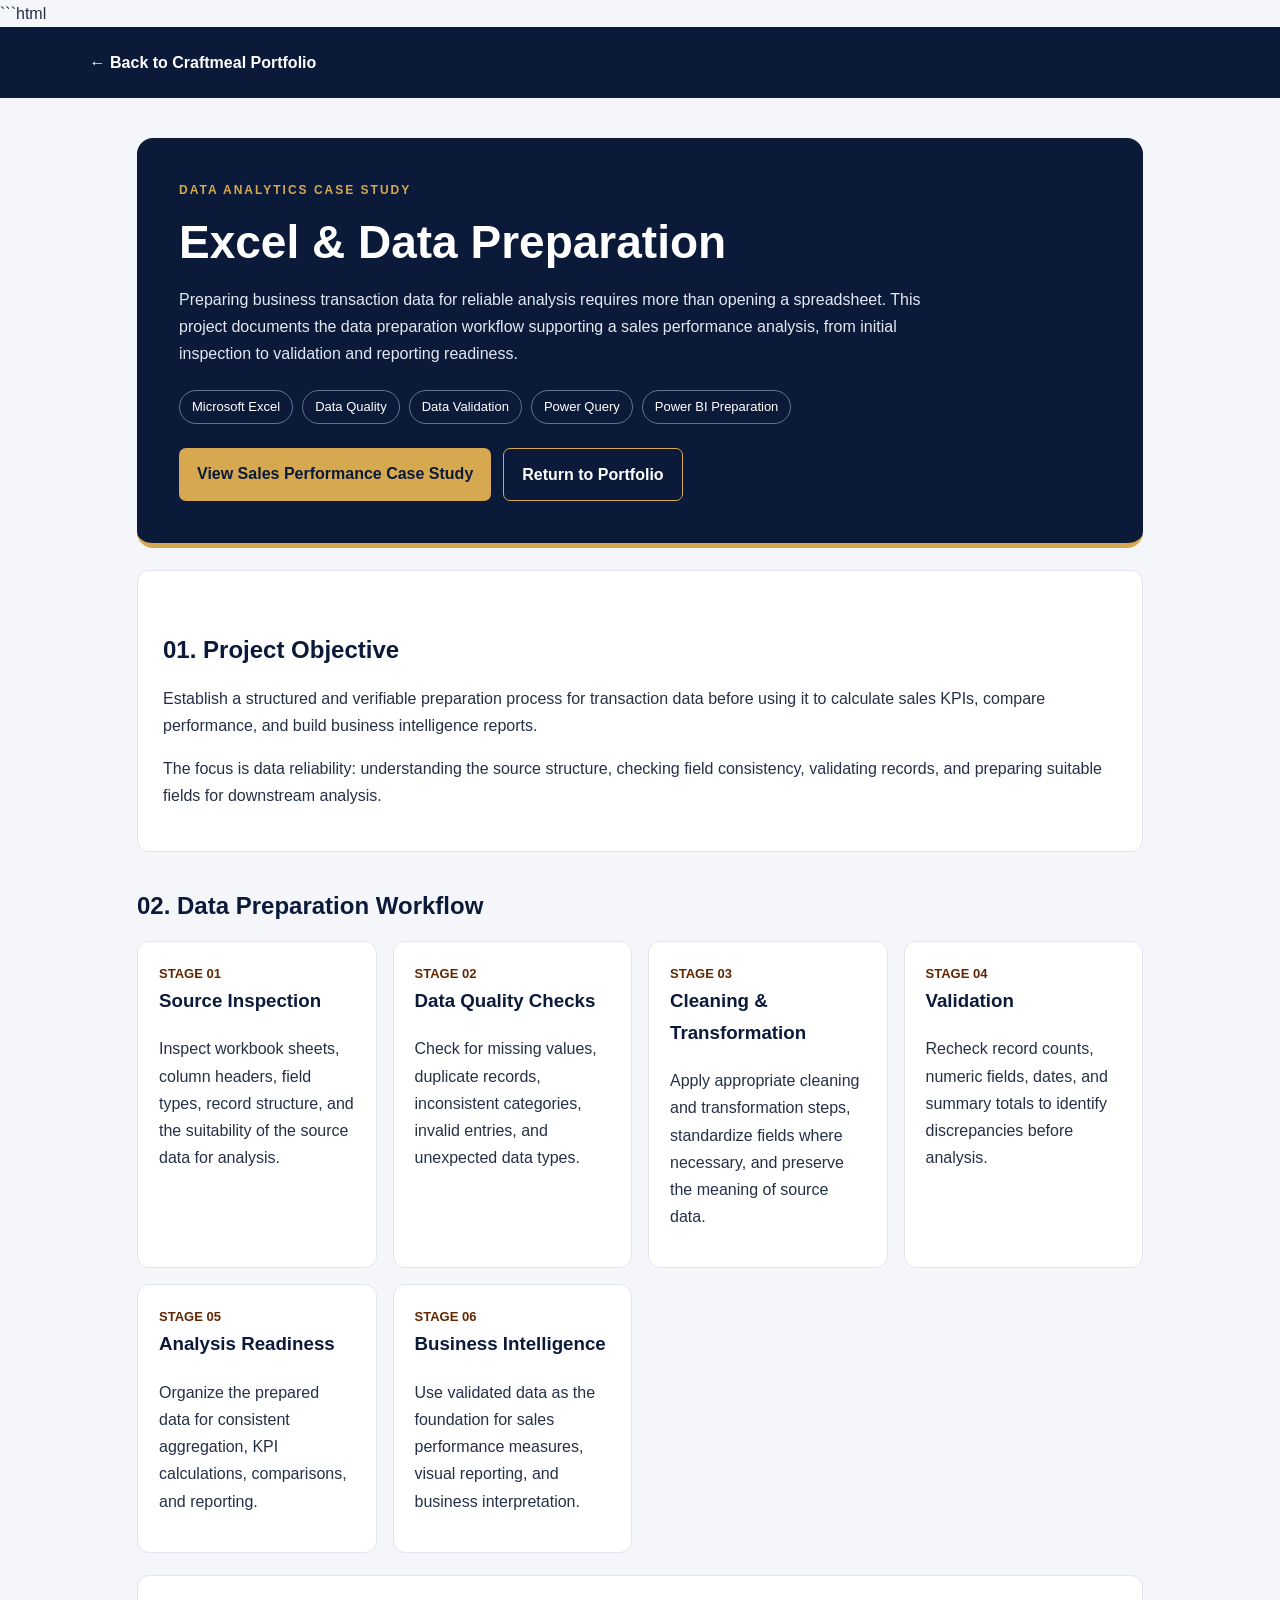
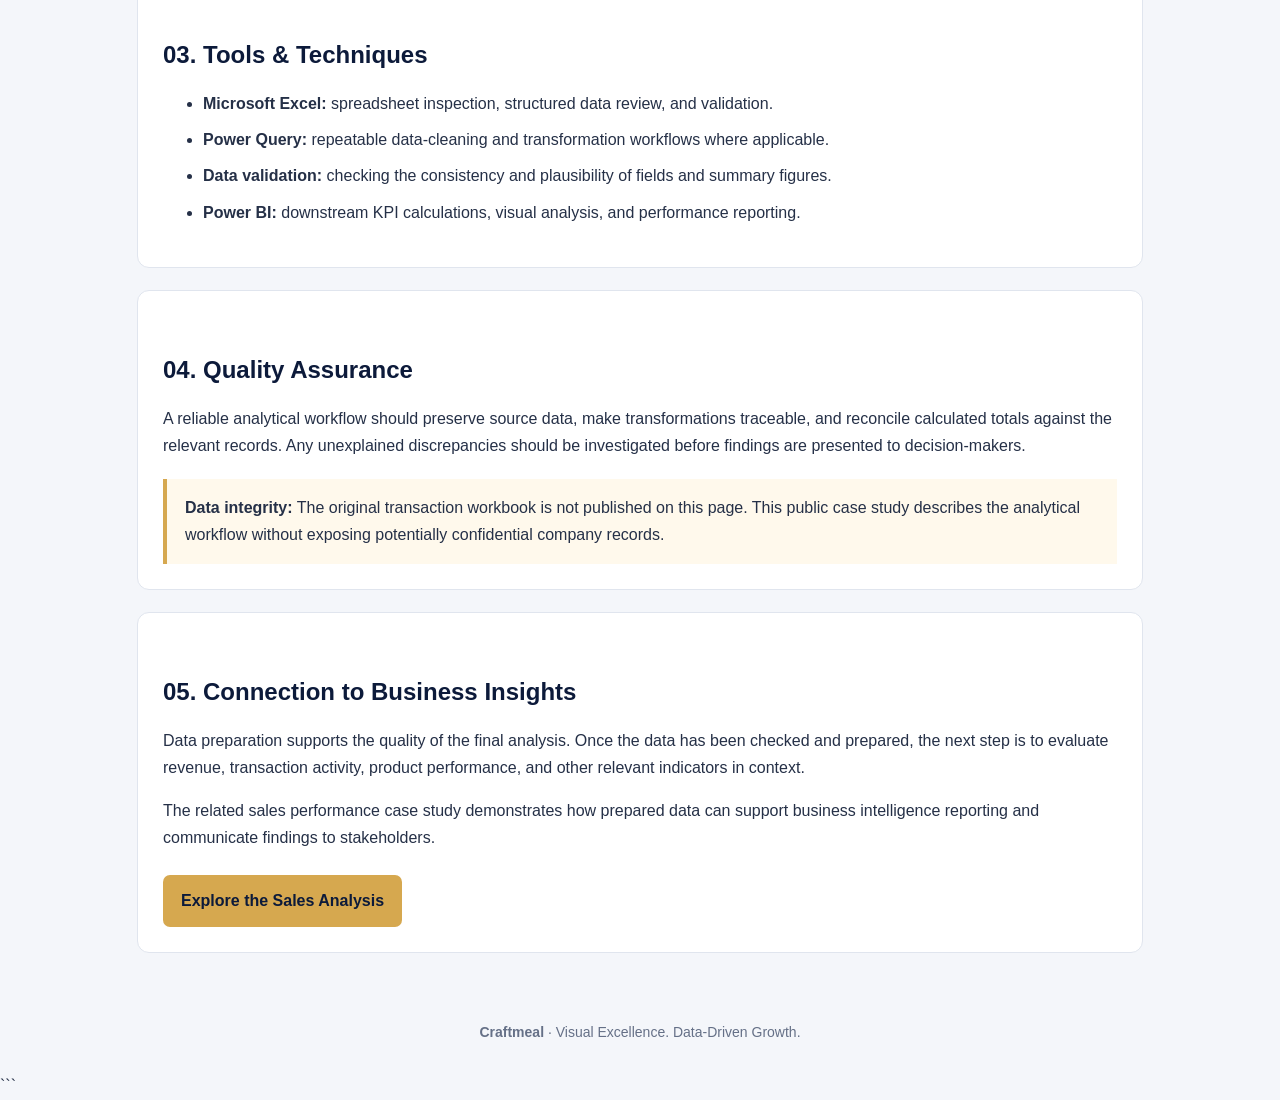
<file: projects/excel-data-preparation.html>
```html
<!DOCTYPE html>
<html lang="en">
<head>
  <meta charset="UTF-8">
  <meta name="viewport" content="width=device-width, initial-scale=1.0">
  <meta name="description" content="Excel and data preparation case study demonstrating data validation, cleaning, transformation, and preparation for business intelligence reporting.">
  <title>Excel & Data Preparation | Craftmeal</title>

  <style>
    :root {
      --navy: #0C1A3A;
      --brown: #602702;
      --gold: #D6A84F;
      --light: #F4F6FA;
      --white: #FFFFFF;
      --text: #253047;
      --muted: #657087;
      --border: #E0E5EE;
    }

    * {
      box-sizing: border-box;
    }

    body {
      margin: 0;
      font-family: Arial, Helvetica, sans-serif;
      background: var(--light);
      color: var(--text);
      line-height: 1.7;
    }

    header {
      background: var(--navy);
      color: var(--white);
      padding: 22px 7%;
    }

    header a {
      color: var(--white);
      text-decoration: none;
      font-weight: 700;
    }

    main {
      max-width: 1050px;
      margin: 40px auto;
      padding: 0 22px;
    }

    .hero {
      background: var(--navy);
      color: var(--white);
      border-radius: 16px;
      padding: 42px;
      border-bottom: 5px solid var(--gold);
    }

    .eyebrow {
      color: var(--gold);
      text-transform: uppercase;
      font-size: 12px;
      font-weight: 700;
      letter-spacing: 2px;
    }

    h1 {
      font-size: clamp(30px, 5vw, 46px);
      line-height: 1.2;
      margin: 14px 0;
    }

    h2 {
      color: var(--navy);
      margin-top: 38px;
      line-height: 1.3;
    }

    .hero p {
      max-width: 760px;
      color: #E3E8F2;
    }

    .tags {
      display: flex;
      flex-wrap: wrap;
      gap: 9px;
      margin-top: 22px;
    }

    .tag {
      border: 1px solid #66738D;
      border-radius: 20px;
      padding: 5px 12px;
      font-size: 13px;
    }

    .panel {
      background: var(--white);
      padding: 25px;
      border: 1px solid var(--border);
      border-radius: 12px;
      margin-top: 22px;
    }

    .grid {
      display: grid;
      grid-template-columns: repeat(auto-fit, minmax(220px, 1fr));
      gap: 16px;
      margin-top: 18px;
    }

    .card {
      background: var(--white);
      border: 1px solid var(--border);
      border-radius: 12px;
      padding: 21px;
    }

    .card h3 {
      color: var(--navy);
      margin-top: 0;
    }

    .number {
      color: var(--brown);
      font-size: 13px;
      font-weight: 700;
    }

    .note {
      border-left: 4px solid var(--gold);
      padding: 15px 18px;
      background: #FFF9EC;
      margin-top: 20px;
    }

    .actions {
      display: flex;
      flex-wrap: wrap;
      gap: 12px;
      margin-top: 24px;
    }

    .button {
      display: inline-block;
      padding: 12px 18px;
      background: var(--gold);
      color: var(--navy);
      border-radius: 7px;
      text-decoration: none;
      font-weight: 700;
    }

    .button.secondary {
      background: transparent;
      border: 1px solid var(--gold);
      color: var(--white);
    }

    li {
      margin-bottom: 9px;
    }

    footer {
      text-align: center;
      color: var(--muted);
      padding: 28px 15px;
      font-size: 14px;
    }

    @media (max-width: 600px) {
      .hero {
        padding: 27px 22px;
      }

      main {
        margin-top: 22px;
      }
    }
  </style>
</head>

<body>
  <header>
    <a href="../index.html">← Back to Craftmeal Portfolio</a>
  </header>

  <main>
    <section class="hero">
      <div class="eyebrow">Data Analytics Case Study</div>

      <h1>Excel & Data Preparation</h1>

      <p>
        Preparing business transaction data for reliable analysis requires
        more than opening a spreadsheet. This project documents the data
        preparation workflow supporting a sales performance analysis,
        from initial inspection to validation and reporting readiness.
      </p>

      <div class="tags">
        <span class="tag">Microsoft Excel</span>
        <span class="tag">Data Quality</span>
        <span class="tag">Data Validation</span>
        <span class="tag">Power Query</span>
        <span class="tag">Power BI Preparation</span>
      </div>

      <div class="actions">
        <a class="button" href="sales-performance.html">
          View Sales Performance Case Study
        </a>

        <a class="button secondary" href="../index.html">
          Return to Portfolio
        </a>
      </div>
    </section>

    <section class="panel">
      <h2>01. Project Objective</h2>

      <p>
        Establish a structured and verifiable preparation process for
        transaction data before using it to calculate sales KPIs, compare
        performance, and build business intelligence reports.
      </p>

      <p>
        The focus is data reliability: understanding the source structure,
        checking field consistency, validating records, and preparing
        suitable fields for downstream analysis.
      </p>
    </section>

    <section>
      <h2>02. Data Preparation Workflow</h2>

      <div class="grid">
        <article class="card">
          <div class="number">STAGE 01</div>
          <h3>Source Inspection</h3>
          <p>
            Inspect workbook sheets, column headers, field types, record
            structure, and the suitability of the source data for analysis.
          </p>
        </article>

        <article class="card">
          <div class="number">STAGE 02</div>
          <h3>Data Quality Checks</h3>
          <p>
            Check for missing values, duplicate records, inconsistent
            categories, invalid entries, and unexpected data types.
          </p>
        </article>

        <article class="card">
          <div class="number">STAGE 03</div>
          <h3>Cleaning & Transformation</h3>
          <p>
            Apply appropriate cleaning and transformation steps, standardize
            fields where necessary, and preserve the meaning of source data.
          </p>
        </article>

        <article class="card">
          <div class="number">STAGE 04</div>
          <h3>Validation</h3>
          <p>
            Recheck record counts, numeric fields, dates, and summary totals
            to identify discrepancies before analysis.
          </p>
        </article>

        <article class="card">
          <div class="number">STAGE 05</div>
          <h3>Analysis Readiness</h3>
          <p>
            Organize the prepared data for consistent aggregation, KPI
            calculations, comparisons, and reporting.
          </p>
        </article>

        <article class="card">
          <div class="number">STAGE 06</div>
          <h3>Business Intelligence</h3>
          <p>
            Use validated data as the foundation for sales performance
            measures, visual reporting, and business interpretation.
          </p>
        </article>
      </div>
    </section>

    <section class="panel">
      <h2>03. Tools & Techniques</h2>

      <ul>
        <li><strong>Microsoft Excel:</strong> spreadsheet inspection,
          structured data review, and validation.</li>
        <li><strong>Power Query:</strong> repeatable data-cleaning and
          transformation workflows where applicable.</li>
        <li><strong>Data validation:</strong> checking the consistency
          and plausibility of fields and summary figures.</li>
        <li><strong>Power BI:</strong> downstream KPI calculations,
          visual analysis, and performance reporting.</li>
      </ul>
    </section>

    <section class="panel">
      <h2>04. Quality Assurance</h2>

      <p>
        A reliable analytical workflow should preserve source data, make
        transformations traceable, and reconcile calculated totals against
        the relevant records. Any unexplained discrepancies should be
        investigated before findings are presented to decision-makers.
      </p>

      <div class="note">
        <strong>Data integrity:</strong> The original transaction workbook
        is not published on this page. This public case study describes the
        analytical workflow without exposing potentially confidential
        company records.
      </div>
    </section>

    <section class="panel">
      <h2>05. Connection to Business Insights</h2>

      <p>
        Data preparation supports the quality of the final analysis.
        Once the data has been checked and prepared, the next step is to
        evaluate revenue, transaction activity, product performance, and
        other relevant indicators in context.
      </p>

      <p>
        The related sales performance case study demonstrates how prepared
        data can support business intelligence reporting and communicate
        findings to stakeholders.
      </p>

      <div class="actions">
        <a class="button" href="sales-performance.html">
          Explore the Sales Analysis
        </a>
      </div>
    </section>
  </main>

  <footer>
    <strong>Craftmeal</strong> · Visual Excellence. Data-Driven Growth.
  </footer>
</body>
</html>
```
</file>
<file: style.css>
/* =========================================================
BLOSSOM PORTFOLIO — MAIN STYLESHEET
Brand colours: Navy Blue + Deep Brown
========================================================= */

/* --- ROOT VARIABLES & BRAND COLOUR SYSTEM --- */
:root {
--deep-walnut-brown: #602702;
--rich-gold: #C5A059;
--rich-gold-alt: #D4AF37;
--deep-navy-blue: #0C1A3A;
--charcoal-gray: #151923;
--white: #FFFFFF;
--off-white: #E0E0E0;
--card-bg: #202838;
--transition-speed: 0.35s;
--font-heading: 'Montserrat', sans-serif;
--font-body: 'Poppins', sans-serif;
}

/* --- SYSTEM RESET --- */

* {
  margin: 0;
  padding: 0;
  box-sizing: border-box;
  }

html {
scroll-behavior: smooth;
font-size: 16px;
background-color: var(--charcoal-gray);
color: var(--white);
font-family: var(--font-body);
overflow-x: hidden;
}

body {
min-height: 100vh;
display: flex;
flex-direction: column;
position: relative;
overflow-x: hidden;
}

img {
max-width: 100%;
}

a {
transition: color var(--transition-speed) ease;
}

button,
input,
select,
textarea {
font: inherit;
}

/* --- REUSABLE UTILITIES & LAYOUT STRUCTURES --- */
.container {
width: 100%;
max-width: 1200px;
margin: 0 auto;
padding: 0 2rem;
}

.accent-line {
width: 80px;
height: 4px;
background: linear-gradient(90deg, var(--rich-gold), var(--rich-gold-alt));
margin-top: 1rem;
position: relative;
}

.section-header-block {
margin-bottom: 4rem;
}

.section-pretitle {
color: var(--rich-gold);
font-family: var(--font-heading);
font-weight: 700;
font-size: 0.85rem;
letter-spacing: 3px;
text-transform: uppercase;
display: block;
margin-bottom: 0.5rem;
}

.section-title {
font-family: var(--font-heading);
font-size: 2.5rem;
font-weight: 800;
letter-spacing: -0.5px;
}

/* --- BUTTON SYSTEM --- */
.btn {
display: inline-flex;
align-items: center;
justify-content: center;
gap: 0.75rem;
padding: 0.9rem 2rem;
font-family: var(--font-heading);
font-weight: 700;
font-size: 0.9rem;
text-transform: uppercase;
letter-spacing: 1px;
text-decoration: none;
border: 2px solid transparent;
cursor: pointer;
transition: all var(--transition-speed) cubic-bezier(0.4, 0, 0.2, 1);
position: relative;
overflow: hidden;
}

.btn-primary {
background-color: transparent;
color: var(--white);
border-color: var(--rich-gold);
}

.btn-primary::before {
content: '';
position: absolute;
top: 0;
left: -100%;
width: 100%;
height: 100%;
background-color: var(--rich-gold);
transition: left var(--transition-speed) ease;
z-index: -1;
}

.btn-primary:hover::before {
left: 0;
}

.btn-primary:hover {
color: var(--deep-navy-blue);
}

.btn-secondary {
background-color: transparent;
color: var(--white);
border-color: var(--white);
}

.btn-secondary:hover {
background-color: var(--white);
color: var(--deep-navy-blue);
}

/* --- STICKY MASTER NAVBAR --- */
.master-header {
position: fixed;
top: 0;
left: 0;
width: 100%;
height: 80px;
background-color: rgba(12, 26, 58, 0.97);
backdrop-filter: blur(10px);
-webkit-backdrop-filter: blur(10px);
border-bottom: 1px solid rgba(197, 160, 89, 0.2);
z-index: 1000;
}

.header-container {
height: 100%;
display: flex;
justify-content: space-between;
align-items: center;
max-width: 1300px;
margin: 0 auto;
padding: 0 2rem;
}

.logo-wrapper {
display: flex;
align-items: center;
gap: 0.75rem;
text-decoration: none;
color: var(--white);
font-family: var(--font-heading);
font-weight: 700;
font-size: 1.15rem;
letter-spacing: -0.5px;
}

.logo-img {
height: 42px;
width: auto;
object-fit: contain;
}

.nav-menu {
display: flex;
align-items: center;
gap: 2rem;
}

.nav-link {
text-decoration: none;
color: var(--off-white);
font-family: var(--font-heading);
font-weight: 600;
font-size: 0.85rem;
text-transform: uppercase;
letter-spacing: 1px;
position: relative;
padding: 0.5rem 0;
transition: color var(--transition-speed) ease;
}

.nav-link:hover,
.nav-link.active {
color: var(--rich-gold);
}

.nav-link::after {
content: '';
position: absolute;
bottom: 0;
left: 0;
width: 0;
height: 2px;
background-color: var(--rich-gold);
transition: width var(--transition-speed) ease;
}

.nav-link:hover::after,
.nav-link.active::after {
width: 100%;
}

.mobile-toggle {
display: none;
background: none;
border: none;
color: var(--white);
font-size: 1.5rem;
cursor: pointer;
padding: 0.4rem;
}

/* --- MAIN CONTENT & MULTI-VIEW MANAGEMENT --- */
.main-content {
margin-top: 80px;
flex-grow: 1;
position: relative;
width: 100%;
}

.view-section {
display: none;
opacity: 0;
padding: 5rem 0;
animation: fadeInView var(--transition-speed) cubic-bezier(0.4, 0, 0.2, 1) forwards;
}

.view-section.active-view {
display: block;
}

@keyframes fadeInView {
from {
opacity: 0;
transform: translateY(15px);
}


to {
    opacity: 1;
    transform: translateY(0);
}


}

/* --- VIEW 1: HOMEPAGE HERO --- */
#home-view {
min-height: calc(100vh - 80px);
display: flex;
align-items: center;
position: relative;
overflow: hidden;
padding: 4rem 0;
}

.hero-geometric-bg {
position: absolute;
top: 0;
right: 0;
width: 55%;
height: 100%;
background: linear-gradient(
135deg,
var(--deep-walnut-brown) 0%,
var(--deep-navy-blue) 100%
);
clip-path: polygon(25% 0%, 100% 0%, 100% 100%, 0% 100%);
z-index: 1;
opacity: 0.65;
}

.hero-geometric-bg::after {
content: '';
position: absolute;
inset: 0;
background: linear-gradient(
to top,
rgba(21, 25, 35, 1) 0%,
rgba(21, 25, 35, 0) 100%
);
z-index: 2;
}

.hero-container {
position: relative;
z-index: 5;
}

.hero-content {
max-width: 720px;
}

/* HOMEPAGE PROFILE PHOTOGRAPH */
.hero-profile-photo {
display: flex;
justify-content: center;
align-items: center;
margin: 0 auto 28px;
position: relative;
z-index: 2;
}

.hero-profile-photo img {
display: block;
width: 190px;
height: 190px;
object-fit: cover;
object-position: center;
border-radius: 50%;
border: 5px solid var(--rich-gold);
outline: 3px solid var(--deep-navy-blue);
box-shadow: 0 10px 30px rgba(0, 0, 0, 0.35);
}

.hero-badge {
display: inline-block;
padding: 0.4rem 1rem;
background-color: rgba(197, 160, 89, 0.1);
border: 1px solid var(--rich-gold);
color: var(--rich-gold);
font-family: var(--font-heading);
font-weight: 700;
font-size: 0.75rem;
text-transform: uppercase;
letter-spacing: 2px;
margin-bottom: 1.5rem;
}

.hero-headline {
font-family: var(--font-heading);
font-size: 3.5rem;
font-weight: 800;
line-height: 1.15;
letter-spacing: -1.5px;
margin-bottom: 1.5rem;
}

.hero-subheadline {
font-size: 1.1rem;
line-height: 1.65;
color: var(--off-white);
margin-bottom: 2.5rem;
}

.hero-cta-group {
display: flex;
flex-wrap: wrap;
gap: 1.5rem;
}

/* --- VIEW 2: PROFILE & PROFESSIONAL AUTHORITY --- */
.split-profile-layout {
display: grid;
grid-template-columns: 4.5fr 7.5fr;
gap: 4rem;
align-items: center;
margin-bottom: 6rem;
}

.profile-image-wrapper {
position: relative;
width: 100%;
}

.geometric-border-accent {
position: absolute;
top: -15px;
left: -15px;
width: 100%;
height: 100%;
border: 3px solid var(--rich-gold);
z-index: 1;
clip-path: polygon(0 0, 100% 0, 100% 85%, 85% 100%, 0 100%);
}

.profile-img {
width: 100%;
height: auto;
object-fit: cover;
display: block;
position: relative;
z-index: 2;
filter: grayscale(15%) contrast(105%);
clip-path: polygon(0 0, 100% 0, 100% 85%, 85% 100%, 0 100%);
box-shadow: 0 20px 40px rgba(0, 0, 0, 0.4);
}

.profile-name {
font-family: var(--font-heading);
font-size: 2.2rem;
font-weight: 800;
margin-bottom: 0.25rem;
}

.profile-role {
color: var(--rich-gold);
font-family: var(--font-heading);
font-weight: 600;
font-size: 1rem;
margin-bottom: 2rem;
}

.story-hook-quote {
font-size: 1.15rem;
line-height: 1.7;
font-style: italic;
color: var(--white);
border-left: 4px solid var(--deep-walnut-brown);
padding-left: 1.5rem;
margin-bottom: 3rem;
position: relative;
}

.quote-icon {
position: absolute;
top: -15px;
left: 10px;
font-size: 3rem;
color: rgba(197, 160, 89, 0.15);
z-index: -1;
}

/* PROFESSIONAL METRICS GRID */
.metrics-grid {
display: grid;
grid-template-columns: repeat(2, minmax(0, 1fr));
gap: 1.5rem;
}

.metric-card {
background-color: var(--card-bg);
padding: 1.5rem;
border-left: 3px solid var(--rich-gold);
transition:
transform var(--transition-speed) cubic-bezier(0.4, 0, 0.2, 1),
background-color var(--transition-speed) ease;
}

.metric-card:hover {
transform: translateY(-5px);
background-color: #29344A;
}

.metric-icon {
font-size: 1.5rem;
color: var(--rich-gold);
margin-bottom: 0.5rem;
}

.metric-value {
font-family: var(--font-heading);
font-size: 2.2rem;
font-weight: 800;
color: var(--white);
line-height: 1.1;
}

.metric-label {
font-size: 0.85rem;
color: var(--off-white);
font-weight: 500;
text-transform: uppercase;
letter-spacing: 0.5px;
margin-top: 0.25rem;
}

/* --- BLOSSOM GRAPHVIZ CONCEPT & ACADEMY ECOSYSTEM --- */
.hybrid-ecosystem-block {
background-color: rgba(12, 26, 58, 0.45);
border: 1px solid rgba(197, 160, 89, 0.15);
padding: 3.5rem;
margin-bottom: 6rem;
position: relative;
}

.block-title {
font-family: var(--font-heading);
font-size: 1.6rem;
font-weight: 700;
margin-bottom: 1rem;
}

.block-description {
color: var(--off-white);
line-height: 1.65;
margin-bottom: 2.5rem;
max-width: 900px;
}

.ecosystem-pillars {
display: grid;
grid-template-columns: repeat(2, minmax(0, 1fr));
gap: 2.5rem;
}

.pillar-node h4 {
font-family: var(--font-heading);
font-size: 1.1rem;
font-weight: 700;
margin-bottom: 0.5rem;
}

.pillar-header {
display: flex;
align-items: center;
gap: 0.75rem;
color: var(--rich-gold);
margin-bottom: 0.5rem;
}

.pillar-header i {
font-size: 1.2rem;
}

.pillar-node p {
font-size: 0.9rem;
line-height: 1.6;
color: var(--off-white);
}

/* --- PROFESSIONAL PHILOSOPHY CALLOUT --- */
.philosophy-callout-wrapper {
background-color: var(--deep-navy-blue);
border-left: 4px solid var(--rich-gold);
padding: 3.5rem;
position: relative;
overflow: hidden;
}

.diagonal-slash-accent {
position: absolute;
top: 0;
right: 0;
width: 300px;
height: 100%;
background-color: rgba(197, 160, 89, 0.08);
clip-path: polygon(40% 0, 100% 0, 100% 100%, 0 100%);
}

.philosophy-label {
font-family: var(--font-heading);
color: var(--rich-gold);
font-weight: 700;
font-size: 0.8rem;
letter-spacing: 2px;
text-transform: uppercase;
display: block;
margin-bottom: 0.5rem;
}

.philosophy-text {
font-family: var(--font-heading);
font-size: 2.5rem;
font-weight: 800;
color: var(--white);
letter-spacing: -0.5px;
margin-bottom: 0.5rem;
}

.philosophy-subtext {
color: var(--off-white);
font-size: 1rem;
line-height: 1.7;
max-width: 650px;
}

/* --- VIEW 3: SERVICES GRID --- */
.services-master-grid {
display: grid;
grid-template-columns: repeat(3, minmax(0, 1fr));
gap: 2rem;
}

.service-unit-card {
background-color: var(--card-bg);
padding: 3rem 2rem;
position: relative;
border: 1px solid rgba(255, 255, 255, 0.05);
transition:
transform var(--transition-speed) ease,
box-shadow var(--transition-speed) ease;
}

.service-unit-card:hover {
transform: translateY(-8px);
box-shadow: 0 15px 35px rgba(0, 0, 0, 0.3);
}

.unit-banner-accent {
position: absolute;
top: 0;
left: 0;
width: 100%;
height: 4px;
background-color: var(--deep-walnut-brown);
transition: background-color var(--transition-speed) ease;
}

.service-unit-card:hover .unit-banner-accent {
background-color: var(--rich-gold);
}

.unit-icon-header {
display: flex;
align-items: center;
gap: 1rem;
margin-bottom: 1.5rem;
}

.unit-icon-header i {
font-size: 2rem;
color: var(--rich-gold);
flex-shrink: 0;
}

.unit-icon-header h3 {
font-family: var(--font-heading);
font-size: 1.3rem;
font-weight: 700;
}

.unit-summary {
font-size: 0.9rem;
line-height: 1.6;
color: var(--off-white);
margin-bottom: 2rem;
min-height: 60px;
}

.unit-spec-list {
list-style: none;
display: flex;
flex-direction: column;
gap: 1rem;
border-top: 1px solid rgba(255, 255, 255, 0.08);
padding-top: 1.5rem;
}

.unit-spec-list li {
display: flex;
align-items: flex-start;
gap: 0.75rem;
font-size: 0.9rem;
color: var(--white);
font-weight: 500;
}

.unit-spec-list li i {
color: var(--rich-gold);
font-size: 0.85rem;
width: 15px;
margin-top: 0.25rem;
flex-shrink: 0;
}

/* --- VIEW 4: PORTFOLIO PROJECTS --- */
.portfolio-architecture-intro {
background-color: rgba(255, 255, 255, 0.03);
padding: 2rem;
border-left: 4px solid var(--rich-gold);
display: flex;
justify-content: space-between;
align-items: center;
gap: 2rem;
margin-bottom: 4rem;
}

.portfolio-architecture-intro p {
font-size: 0.95rem;
line-height: 1.6;
max-width: 750px;
color: var(--off-white);
}

.master-repo-btn {
display: inline-flex;
align-items: center;
justify-content: center;
gap: 0.75rem;
background-color: var(--rich-gold);
color: var(--deep-navy-blue);
padding: 1rem 1.5rem;
text-decoration: none;
font-family: var(--font-heading);
font-weight: 700;
font-size: 0.85rem;
text-transform: uppercase;
letter-spacing: 0.5px;
white-space: nowrap;
transition:
background-color var(--transition-speed) ease,
transform var(--transition-speed) ease;
}

.master-repo-btn:hover {
background-color: var(--rich-gold-alt);
transform: translateY(-2px);
}

.folder-tree-tabs {
display: flex;
flex-wrap: wrap;
gap: 1rem;
margin-bottom: 3rem;
border-bottom: 1px solid rgba(255, 255, 255, 0.08);
padding-bottom: 1rem;
}

.folder-tab {
background: none;
border: none;
color: var(--off-white);
font-family: var(--font-heading);
font-weight: 700;
font-size: 0.95rem;
padding: 0.75rem 1.5rem;
cursor: pointer;
display: flex;
align-items: center;
gap: 0.75rem;
transition: all var(--transition-speed) ease;
position: relative;
}

.folder-tab i {
font-size: 1.1rem;
transition: color var(--transition-speed) ease;
}

.folder-tab:hover,
.folder-tab.active {
color: var(--rich-gold);
}

.folder-tab.active::after {
content: '';
position: absolute;
bottom: -17px;
left: 0;
width: 100%;
height: 3px;
background-color: var(--rich-gold);
}

.portfolio-display-grid {
display: grid;
grid-template-columns: repeat(2, minmax(0, 1fr));
gap: 2rem;
}

.portfolio-card {
background-color: var(--card-bg);
padding: 2.5rem;
position: relative;
overflow: hidden;
border: 1px solid rgba(255, 255, 255, 0.05);
display: flex;
flex-direction: column;
justify-content: space-between;
min-height: 250px;
transition:
transform var(--transition-speed) ease,
border-color var(--transition-speed) ease;
}

.portfolio-card:hover {
transform: translateY(-5px);
border-color: rgba(197, 160, 89, 0.35);
}

.card-geometric-corner {
position: absolute;
top: 0;
right: 0;
width: 45px;
height: 45px;
background-color: var(--deep-walnut-brown);
clip-path: polygon(100% 0, 0 0, 100% 100%);
transition: background-color var(--transition-speed) ease;
}

.portfolio-card:hover .card-geometric-corner {
background-color: var(--rich-gold);
}

.card-folder-badge {
display: inline-flex;
align-items: center;
gap: 0.5rem;
font-family: var(--font-heading);
font-weight: 700;
font-size: 0.75rem;
color: var(--rich-gold);
text-transform: uppercase;
letter-spacing: 1px;
margin-bottom: 1rem;
}

.project-node-title {
font-family: var(--font-heading);
font-size: 1.3rem;
font-weight: 700;
line-height: 1.3;
margin-bottom: 0.75rem;
}

.project-node-desc {
color: var(--off-white);
font-size: 0.9rem;
line-height: 1.6;
margin-bottom: 2rem;
}

.node-redirect-link {
display: inline-flex;
align-items: center;
gap: 0.5rem;
color: var(--white);
text-decoration: none;
font-family: var(--font-heading);
font-weight: 700;
font-size: 0.85rem;
text-transform: uppercase;
letter-spacing: 0.5px;
transition: color var(--transition-speed) ease;
margin-top: auto;
}

.node-redirect-link:hover {
color: var(--rich-gold);
}

.hidden-track {
display: none !important;
}

/* --- PORTFOLIO IMAGE PREVIEWS --- */
.portfolio-card img,
.portfolio-preview-image {
display: block;
width: 100%;
height: auto;
object-fit: cover;
border-radius: 4px;
}

.portfolio-preview-image {
max-height: 280px;
margin-bottom: 1.5rem;
}

/* --- VIEW 5: BLOSSOMVIZ ACADEMY --- */
.academy-premium-grid {
display: grid;
grid-template-columns: 7fr 5fr;
gap: 4rem;
align-items: center;
margin-bottom: 6rem;
}

.academy-badge {
display: inline-block;
padding: 0.3rem 0.8rem;
background-color: rgba(12, 26, 58, 0.7);
border: 1px solid var(--rich-gold);
color: var(--off-white);
font-family: var(--font-heading);
font-weight: 600;
font-size: 0.75rem;
text-transform: uppercase;
letter-spacing: 1px;
margin-bottom: 1rem;
}

.academy-info-pane h3 {
font-family: var(--font-heading);
font-size: 2.2rem;
font-weight: 800;
margin-bottom: 1.5rem;
}

.academy-info-pane p {
color: var(--off-white);
line-height: 1.65;
margin-bottom: 2.5rem;
}

.curriculum-highlights {
display: flex;
flex-direction: column;
gap: 1.5rem;
margin-bottom: 3rem;
}

.highlight-item {
display: flex;
gap: 1rem;
align-items: flex-start;
}

.h-icon {
color: var(--rich-gold);
font-size: 1.2rem;
margin-top: 0.2rem;
flex-shrink: 0;
}

.h-text {
font-size: 0.95rem;
line-height: 1.5;
color: var(--white);
}

.h-text strong {
color: var(--rich-gold);
font-family: var(--font-heading);
}

.academy-cta {
width: max-content;
max-width: 100%;
}

.academy-graphics-pane {
position: relative;
width: 100%;
min-height: 400px;
display: flex;
justify-content: center;
align-items: center;
}

.geometric-shape-box {
width: 100%;
height: 400px;
background: linear-gradient(
135deg,
var(--deep-walnut-brown) 0%,
var(--deep-navy-blue) 100%
);
border: 2px solid var(--rich-gold);
clip-path: polygon(15% 0%, 100% 0%, 85% 100%, 0% 100%);
position: relative;
display: flex;
justify-content: center;
align-items: center;
}

.inner-geometric-mesh {
position: absolute;
width: 80%;
height: 80%;
border: 1px dashed rgba(197, 160, 89, 0.3);
clip-path: polygon(15% 0%, 100% 0%, 85% 100%, 0% 100%);
}

.mesh-center-text {
font-family: var(--font-heading);
font-weight: 800;
font-size: 1.2rem;
text-transform: uppercase;
letter-spacing: 2px;
color: var(--rich-gold);
text-align: center;
z-index: 5;
padding: 1rem;
}

/* --- TESTIMONIALS --- */
.testimonials-container-block {
border-top: 1px solid rgba(255, 255, 255, 0.08);
padding-top: 5rem;
}

.testimonials-header {
font-family: var(--font-heading);
font-size: 1.8rem;
font-weight: 800;
margin-bottom: 3rem;
text-align: center;
}

.testimonials-slider-grid {
display: grid;
grid-template-columns: repeat(2, minmax(0, 1fr));
gap: 2.5rem;
}

.testimonial-card {
background-color: var(--card-bg);
padding: 3rem 2.5rem;
position: relative;
overflow: hidden;
}

.card-quote-bg {
position: absolute;
top: -10px;
right: 10px;
font-size: 6rem;
color: rgba(255, 255, 255, 0.04);
z-index: 1;
}

.testimonial-body {
font-size: 1rem;
line-height: 1.7;
color: var(--off-white);
font-style: italic;
position: relative;
z-index: 5;
margin-bottom: 2rem;
}

.testimonial-author {
display: flex;
align-items: center;
gap: 1rem;
position: relative;
z-index: 5;
}

.author-avatar {
width: 45px;
height: 45px;
border-radius: 50%;
background-color: var(--deep-navy-blue);
display: flex;
justify-content: center;
align-items: center;
color: var(--rich-gold);
font-size: 1.1rem;
flex-shrink: 0;
}

.author-details h5 {
font-family: var(--font-heading);
font-weight: 700;
font-size: 0.95rem;
}

.author-details span {
font-size: 0.8rem;
color: var(--rich-gold);
display: block;
}

/* --- VIEW 6: CONTACT SECTION --- */
.contact-master-split {
display: grid;
grid-template-columns: 5fr 7fr;
gap: 4rem;
}

.contact-details-panel h3 {
font-family: var(--font-heading);
font-size: 1.8rem;
font-weight: 700;
margin-bottom: 1rem;
}

.contact-details-panel p {
color: var(--off-white);
line-height: 1.6;
margin-bottom: 3rem;
}

.communication-channels {
display: flex;
flex-direction: column;
gap: 1.5rem;
margin-bottom: 3.5rem;
}

.channel-card {
display: flex;
align-items: center;
gap: 1.25rem;
background-color: rgba(255, 255, 255, 0.03);
padding: 1.5rem;
text-decoration: none;
color: var(--white);
border: 1px solid transparent;
transition:
border-color var(--transition-speed) ease,
background-color var(--transition-speed) ease;
}

.channel-card:hover {
border-color: rgba(197, 160, 89, 0.4);
background-color: rgba(255, 255, 255, 0.05);
}

.channel-icon {
font-size: 1.8rem;
color: var(--rich-gold);
flex-shrink: 0;
}

.channel-text span {
display: block;
font-size: 0.75rem;
color: var(--rich-gold);
text-transform: uppercase;
letter-spacing: 1px;
font-weight: 600;
}

.channel-text strong {
font-size: 1.05rem;
word-break: break-word;
}

.social-architecture-block h4 {
font-family: var(--font-heading);
font-size: 0.9rem;
text-transform: uppercase;
letter-spacing: 1px;
margin-bottom: 1rem;
color: var(--off-white);
}

.social-icon-row {
display: flex;
flex-wrap: wrap;
gap: 1rem;
}

.social-node-link {
width: 45px;
height: 45px;
background-color: var(--card-bg);
color: var(--white);
display: flex;
justify-content: center;
align-items: center;
text-decoration: none;
font-size: 1.1rem;
transition: all var(--transition-speed) ease;
border: 1px solid rgba(255, 255, 255, 0.08);
}

.social-node-link:hover {
background-color: var(--rich-gold);
color: var(--deep-navy-blue);
transform: translateY(-3px);
}

/* --- CONTACT FORM --- */
.contact-form-panel {
background-color: var(--card-bg);
padding: 3.5rem;
border: 1px solid rgba(255, 255, 255, 0.05);
position: relative;
}

.form-group-row {
display: grid;
grid-template-columns: repeat(2, minmax(0, 1fr));
gap: 1.5rem;
}

.form-field {
display: flex;
flex-direction: column;
gap: 0.5rem;
margin-bottom: 1.5rem;
}

.form-field label {
font-family: var(--font-heading);
font-size: 0.8rem;
font-weight: 700;
text-transform: uppercase;
letter-spacing: 0.5px;
color: var(--off-white);
}

.form-field input,
.form-field select,
.form-field textarea {
width: 100%;
background-color: var(--charcoal-gray);
border: 1px solid rgba(255, 255, 255, 0.12);
padding: 1rem;
color: var(--white);
font-family: var(--font-body);
font-size: 0.95rem;
transition: border-color var(--transition-speed) ease;
}

.form-field input:focus,
.form-field select:focus,
.form-field textarea:focus {
outline: none;
border-color: var(--rich-gold);
}

.form-field select {
appearance: none;
-webkit-appearance: none;
background-image: url("data:image/svg+xml;utf8,<svg xmlns='http://www.w3.org/2000/svg' width='10' height='10' fill='%23C5A059'><polygon points='0,0 10,0 5,5'/></svg>");
background-repeat: no-repeat;
background-position: right 1rem center;
padding-right: 2.5rem;
}

.form-field textarea {
min-height: 140px;
resize: vertical;
}

.submit-form-btn {
width: 100%;
justify-content: center;
padding: 1.1rem;
}

.form-success-feedback {
margin-top: 1.5rem;
padding: 1rem;
background-color: rgba(46, 204, 113, 0.1);
border: 1px solid #2ecc71;
color: #2ecc71;
font-size: 0.9rem;
text-align: center;
font-weight: 600;
}

.hidden-element {
display: none !important;
}

/* --- FOOTER --- */
.footer-meta {
background-color: var(--deep-navy-blue);
padding: 2.5rem 0;
border-top: 1px solid rgba(255, 255, 255, 0.08);
}

.footer-meta-container {
display: flex;
justify-content: space-between;
align-items: center;
gap: 1.5rem;
font-size: 0.85rem;
color: rgba(255, 255, 255, 0.65);
}

.tagline-signature {
font-family: var(--font-heading);
font-weight: 700;
color: var(--rich-gold);
letter-spacing: 0.5px;
}

/* --- FLOATING WHATSAPP BUTTON --- */
.persistent-whatsapp-node {
position: fixed;
bottom: 30px;
right: 30px;
display: flex;
align-items: center;
z-index: 999;
text-decoration: none;
}

.whatsapp-icon-circle {
width: 60px;
height: 60px;
background-color: #25D366;
color: var(--white);
border-radius: 50%;
display: flex;
justify-content: center;
align-items: center;
font-size: 1.8rem;
box-shadow: 0 10px 25px rgba(37, 211, 102, 0.4);
position: relative;
z-index: 2;
transition: transform var(--transition-speed) ease;
}

.persistent-whatsapp-node:hover .whatsapp-icon-circle {
transform: scale(1.08);
}

.whatsapp-badge-label {
background-color: var(--deep-navy-blue);
border: 1px solid rgba(255, 255, 255, 0.12);
padding: 0.6rem 1.2rem 0.6rem 1rem;
border-radius: 30px 0 0 30px;
margin-right: -20px;
display: flex;
align-items: center;
gap: 0.5rem;
opacity: 0;
transform: translateX(20px);
transition:
opacity var(--transition-speed) ease,
transform var(--transition-speed) ease;
z-index: 1;
}

.persistent-whatsapp-node:hover .whatsapp-badge-label {
opacity: 1;
transform: translateX(0);
}

.label-status-dot {
width: 8px;
height: 8px;
background-color: #25D366;
border-radius: 50%;
display: inline-block;
flex-shrink: 0;
}

.label-text-string {
color: var(--white);
font-family: var(--font-heading);
font-weight: 700;
font-size: 0.85rem;
white-space: nowrap;
}

/* --- ACCESSIBILITY: REDUCE MOTION --- */
@media (prefers-reduced-motion: reduce) {
*,
*::before,
*::after {
scroll-behavior: auto !important;
animation-duration: 0.01ms !important;
animation-iteration-count: 1 !important;
transition-duration: 0.01ms !important;
}
}

/* --- TABLET RESPONSIVENESS --- */
@media (max-width: 1024px) {
.split-profile-layout {
grid-template-columns: 1fr;
gap: 3rem;
}


.profile-image-wrapper {
    max-width: 450px;
    margin: 0 auto;
}

.services-master-grid {
    grid-template-columns: repeat(2, minmax(0, 1fr));
}

.academy-premium-grid {
    grid-template-columns: 1fr;
    gap: 3rem;
}

.contact-master-split {
    grid-template-columns: 1fr;
    gap: 4rem;
}

.hero-headline {
    font-size: 3rem;
}


}

/* --- MOBILE RESPONSIVENESS --- */
@media (max-width: 768px) {
html {
font-size: 15px;
}


.container {
    padding: 0 1.25rem;
}

.header-container {
    padding: 0 1.25rem;
}

.logo-wrapper {
    font-size: 1rem;
    gap: 0.5rem;
}

.logo-img {
    height: 36px;
}

.mobile-toggle {
    display: block;
}

.nav-menu {
    position: fixed;
    top: 80px;
    left: -100%;
    width: 100%;
    height: calc(100vh - 80px);
    height: calc(100dvh - 80px);
    background-color: var(--deep-navy-blue);
    flex-direction: column;
    align-items: center;
    justify-content: flex-start;
    padding: 4rem 1.5rem;
    gap: 2.5rem;
    overflow-y: auto;
    transition: left var(--transition-speed) cubic-bezier(0.4, 0, 0.2, 1);
    border-top: 1px solid rgba(255, 255, 255, 0.08);
}

.nav-menu.mobile-active {
    left: 0;
}

.nav-link {
    font-size: 0.95rem;
}

.view-section {
    padding: 3.5rem 0;
}

#home-view {
    min-height: calc(100vh - 80px);
    min-height: calc(100dvh - 80px);
    padding: 3rem 0;
}

.hero-profile-photo {
    margin-bottom: 22px;
}

.hero-profile-photo img {
    width: 150px;
    height: 150px;
}

.hero-headline {
    font-size: 2.4rem;
    letter-spacing: -0.8px;
}

.hero-subheadline {
    font-size: 1rem;
    margin-bottom: 2rem;
}

.hero-cta-group {
    flex-direction: column;
    gap: 1rem;
}

.hero-cta-group .btn {
    width: 100%;
}

.btn {
    width: 100%;
    justify-content: center;
}

.section-title {
    font-size: 2rem;
}

.section-header-block {
    margin-bottom: 2.5rem;
}

.split-profile-layout {
    gap: 2.5rem;
    margin-bottom: 4rem;
}

.profile-name {
    font-size: 1.8rem;
}

.metrics-grid {
    gap: 1rem;
}

.metric-card {
    padding: 1.1rem;
}

.metric-value {
    font-size: 1.8rem;
}

.metric-label {
    font-size: 0.75rem;
}

.hybrid-ecosystem-block {
    padding: 2rem 1.25rem;
    margin-bottom: 4rem;
}

.ecosystem-pillars {
    grid-template-columns: 1fr;
    gap: 2rem;
}

.philosophy-callout-wrapper {
    padding: 2rem 1.25rem;
}

.philosophy-text {
    font-size: 1.8rem;
}

.services-master-grid {
    grid-template-columns: 1fr;
}

.service-unit-card {
    padding: 2.25rem 1.5rem;
}

.unit-summary {
    min-height: 0;
}

.portfolio-architecture-intro {
    flex-direction: column;
    align-items: flex-start;
    padding: 1.5rem;
    margin-bottom: 2.5rem;
}

.master-repo-btn {
    width: 100%;
    white-space: normal;
    text-align: center;
}

.folder-tree-tabs {
    flex-direction: column;
    gap: 0.5rem;
    margin-bottom: 2rem;
}

.folder-tab {
    width: 100%;
    text-align: left;
    padding: 0.75rem 1rem;
}

.folder-tab.active::after {
    display: none;
}

.portfolio-display-grid {
    grid-template-columns: 1fr;
    gap: 1.5rem;
}

.portfolio-card {
    padding: 2rem 1.5rem;
}

.academy-premium-grid {
    gap: 2rem;
    margin-bottom: 4rem;
}

.academy-info-pane h3 {
    font-size: 1.8rem;
}

.academy-graphics-pane {
    min-height: 300px;
}

.geometric-shape-box {
    height: 300px;
}

.testimonials-container-block {
    padding-top: 3rem;
}

.testimonials-slider-grid {
    grid-template-columns: 1fr;
    gap: 1.5rem;
}

.testimonial-card {
    padding: 2rem 1.5rem;
}

.contact-master-split {
    gap: 3rem;
}

.channel-card {
    padding: 1.1rem;
}

.form-group-row {
    grid-template-columns: 1fr;
    gap: 0;
}

.contact-form-panel {
    padding: 1.5rem;
}

.footer-meta-container {
    flex-direction: column;
    gap: 1rem;
    text-align: center;
}

.persistent-whatsapp-node {
    bottom: 18px;
    right: 18px;
}

.whatsapp-icon-circle {
    width: 54px;
    height: 54px;
    font-size: 1.6rem;
}

.whatsapp-badge-label {
    display: none;
}


}

/* --- SMALL MOBILE SCREENS --- */
@media (max-width: 400px) {
.hero-headline {
font-size: 2rem;
}


.hero-profile-photo img {
    width: 130px;
    height: 130px;
}

.section-title {
    font-size: 1.75rem;
}

.metrics-grid {
    grid-template-columns: 1fr;
}

.metric-value {
    font-size: 1.7rem;
}

.contact-form-panel {
    padding: 1.1rem;
}


}
</file>
